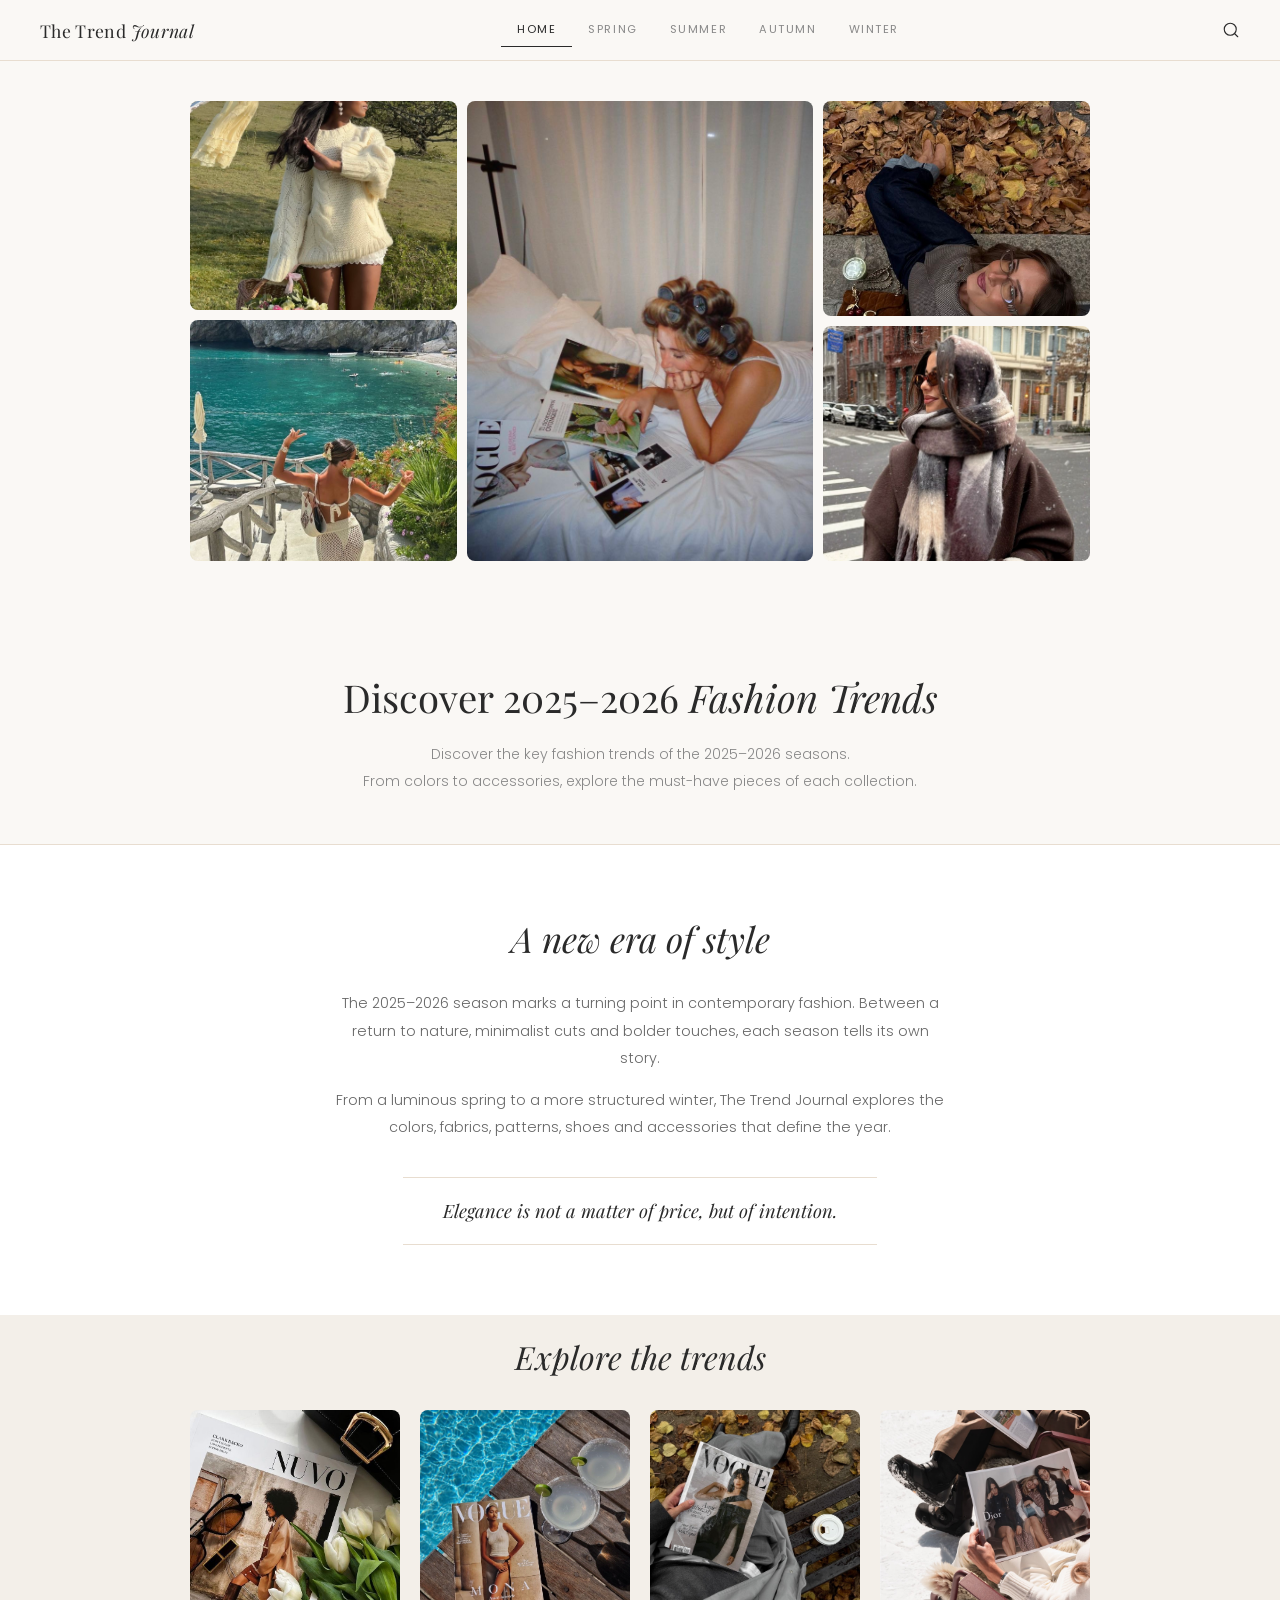
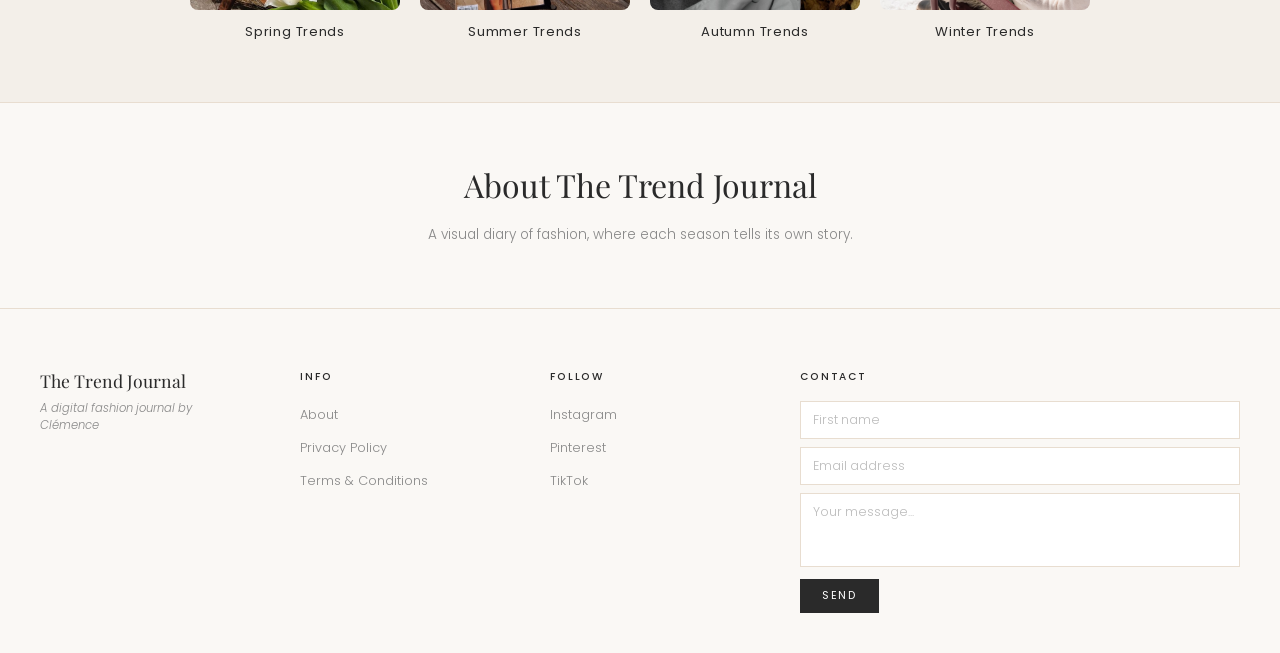
<file: index.html>
<!DOCTYPE html>
<html lang="en">
<head>
  <meta charset="UTF-8" />
  <meta name="viewport" content="width=device-width, initial-scale=1.0" />
  <title>The Trend Journal — 2025·2026</title>
  <link rel="stylesheet" href="style.css" />
  <link href="https://fonts.googleapis.com/css2?family=Playfair+Display:ital,wght@0,400;0,600;0,700;1,400;1,600&family=Poppins:wght@300;400;500&display=swap" rel="stylesheet" />
</head>
<body class="home-page">

  <!-- ========== HEADER ========== -->
  <header class="site-header">
    <div class="site-header-inner">
      <a href="index.html" class="site-logo">The Trend <em>Journal</em></a>
      <nav>
        <ul class="nav-links">
          <li><a href="index.html" class="active">Home</a></li>
          <li><a href="spring.html">Spring</a></li>
          <li><a href="summer.html">Summer</a></li>
          <li><a href="autumn.html">Autumn</a></li>
          <li><a href="winter.html">Winter</a></li>
        </ul>
      </nav>
      <span class="search-icon" aria-hidden="true">
        <svg width="18" height="18" viewBox="0 0 24 24" fill="none" stroke="currentColor" stroke-width="1.5" stroke-linecap="round" stroke-linejoin="round">
          <circle cx="11" cy="11" r="8"/><line x1="21" y1="21" x2="16.65" y2="16.65"/>
        </svg>
      </span>
    </div>
  </header>

  <main>

    <!-- ========== MOODBOARD ========== -->
    <section class="section-moodboard">
      <div class="moodboard-grid">
        <div class="col-side col-left">
          <div class="mb-item"><img src="images/style1.JPG" alt="Style 1" /></div>
          <div class="mb-item"><img src="images/style2.JPG" alt="Style 2" /></div>
        </div>
        <div class="col-center">
          <div class="mb-item mb-center"><img src="images/lookcentral.JPG" alt="Look central" /></div>
        </div>
        <div class="col-side col-right">
          <div class="mb-item"><img src="images/style3.JPG" alt="Style 3" /></div>
          <div class="mb-item"><img src="images/style4.JPG" alt="Style 4" /></div>
        </div>
      </div>
    </section>

    <!-- ========== INTRODUCTION ========== -->
    <section class="section-intro">
      <h2 class="intro-title">Discover 2025–2026 <em>Fashion Trends</em></h2>
      <p class="intro-text">
        Discover the key fashion trends of the 2025–2026 seasons.<br />
        From colors to accessories, explore the must-have pieces of each collection.
      </p>
    </section>

    <!-- ========== ÈRE DE STYLE ========== -->
    <section class="section-era">
      <h2 class="era-title">A new era of style</h2>
      <div class="era-body">
        <p>The 2025–2026 season marks a turning point in contemporary fashion. Between a return to nature, minimalist cuts and bolder touches, each season tells its own story.</p>
        <p>From a luminous spring to a more structured winter, The Trend Journal explores the colors, fabrics, patterns, shoes and accessories that define the year.</p>
      </div>
      <blockquote class="era-quote">
        Elegance is not a matter of price, but of intention.
      </blockquote>
    </section>

    <!-- ========== APERÇU SAISONS ========== -->
    <section class="section-seasons">
      <h2 class="seasons-title">Explore the trends</h2>
      <div class="seasons-grid">
        <a href="spring.html" class="season-card">
          <div class="season-img"><img src="images/spring.JPG" alt="Spring" /></div>
          <p class="season-label">Spring Trends</p>
        </a>
        <a href="summer.html" class="season-card">
          <div class="season-img"><img src="images/summer.JPG" alt="Summer" /></div>
          <p class="season-label">Summer Trends</p>
        </a>
        <a href="autumn.html" class="season-card">
          <div class="season-img"><img src="images/autumn.JPG" alt="Autumn" /></div>
          <p class="season-label">Autumn Trends</p>
        </a>
        <a href="winter.html" class="season-card">
          <div class="season-img"><img src="images/winter.JPG" alt="Winter" /></div>
          <p class="season-label">Winter Trends</p>
        </a>
      </div>
    </section>

    <!-- ========== ABOUT ========== -->
    <section class="section-about">
      <h2 class="about-title">About The Trend Journal</h2>
      <p class="about-text">A visual diary of fashion, where each season tells its own story.</p>
    </section>

  </main>

  <!-- ========== FOOTER ========== -->
  <footer class="site-footer">
    <div class="site-footer-inner">
      <div class="footer-logo-col">
        <p class="footer-brand">The Trend Journal</p>
        <p class="footer-tagline">A digital fashion journal by Clémence</p>
      </div>
      <div class="footer-cols">
        <div class="footer-col">
          <p class="footer-col-title">Info</p>
          <ul>
            <li><a href="#">About</a></li>
            <li><a href="#">Privacy Policy</a></li>
            <li><a href="#">Terms &amp; Conditions</a></li>
          </ul>
        </div>
        <div class="footer-col">
          <p class="footer-col-title">Follow</p>
          <ul>
            <li><a href="#" target="_blank">Instagram</a></li>
            <li><a href="#" target="_blank">Pinterest</a></li>
            <li><a href="#" target="_blank">TikTok</a></li>
          </ul>
        </div>
        <div class="footer-col footer-col--form">
          <p class="footer-col-title">Contact</p>
          <form class="footer-form" action="#" method="post">
            <input type="text" name="firstname" placeholder="First name" required />
            <input type="email" name="email" placeholder="Email address" required />
            <textarea name="message" placeholder="Your message..." rows="3" required></textarea>
            <button type="submit">Send</button>
          </form>
        </div>
      </div>
    </div>
  </footer>

</body>
</html>
</file>
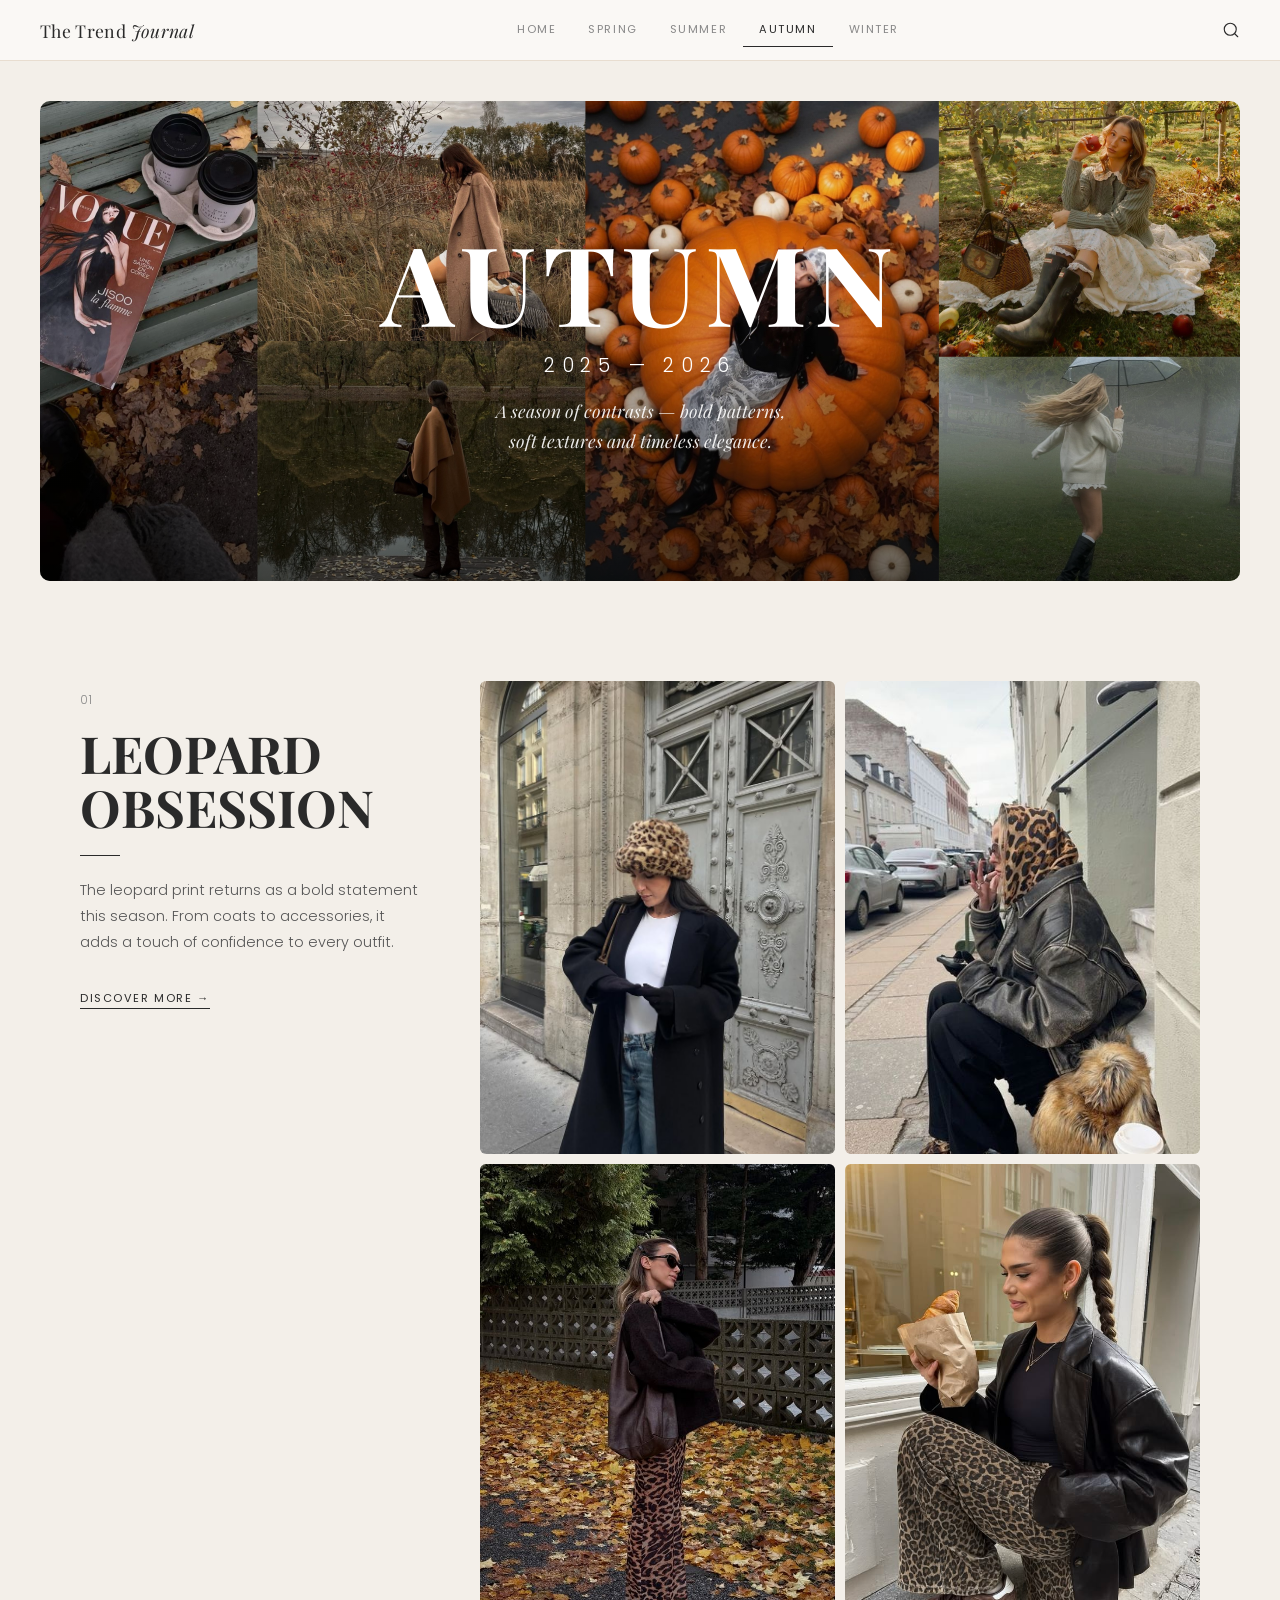
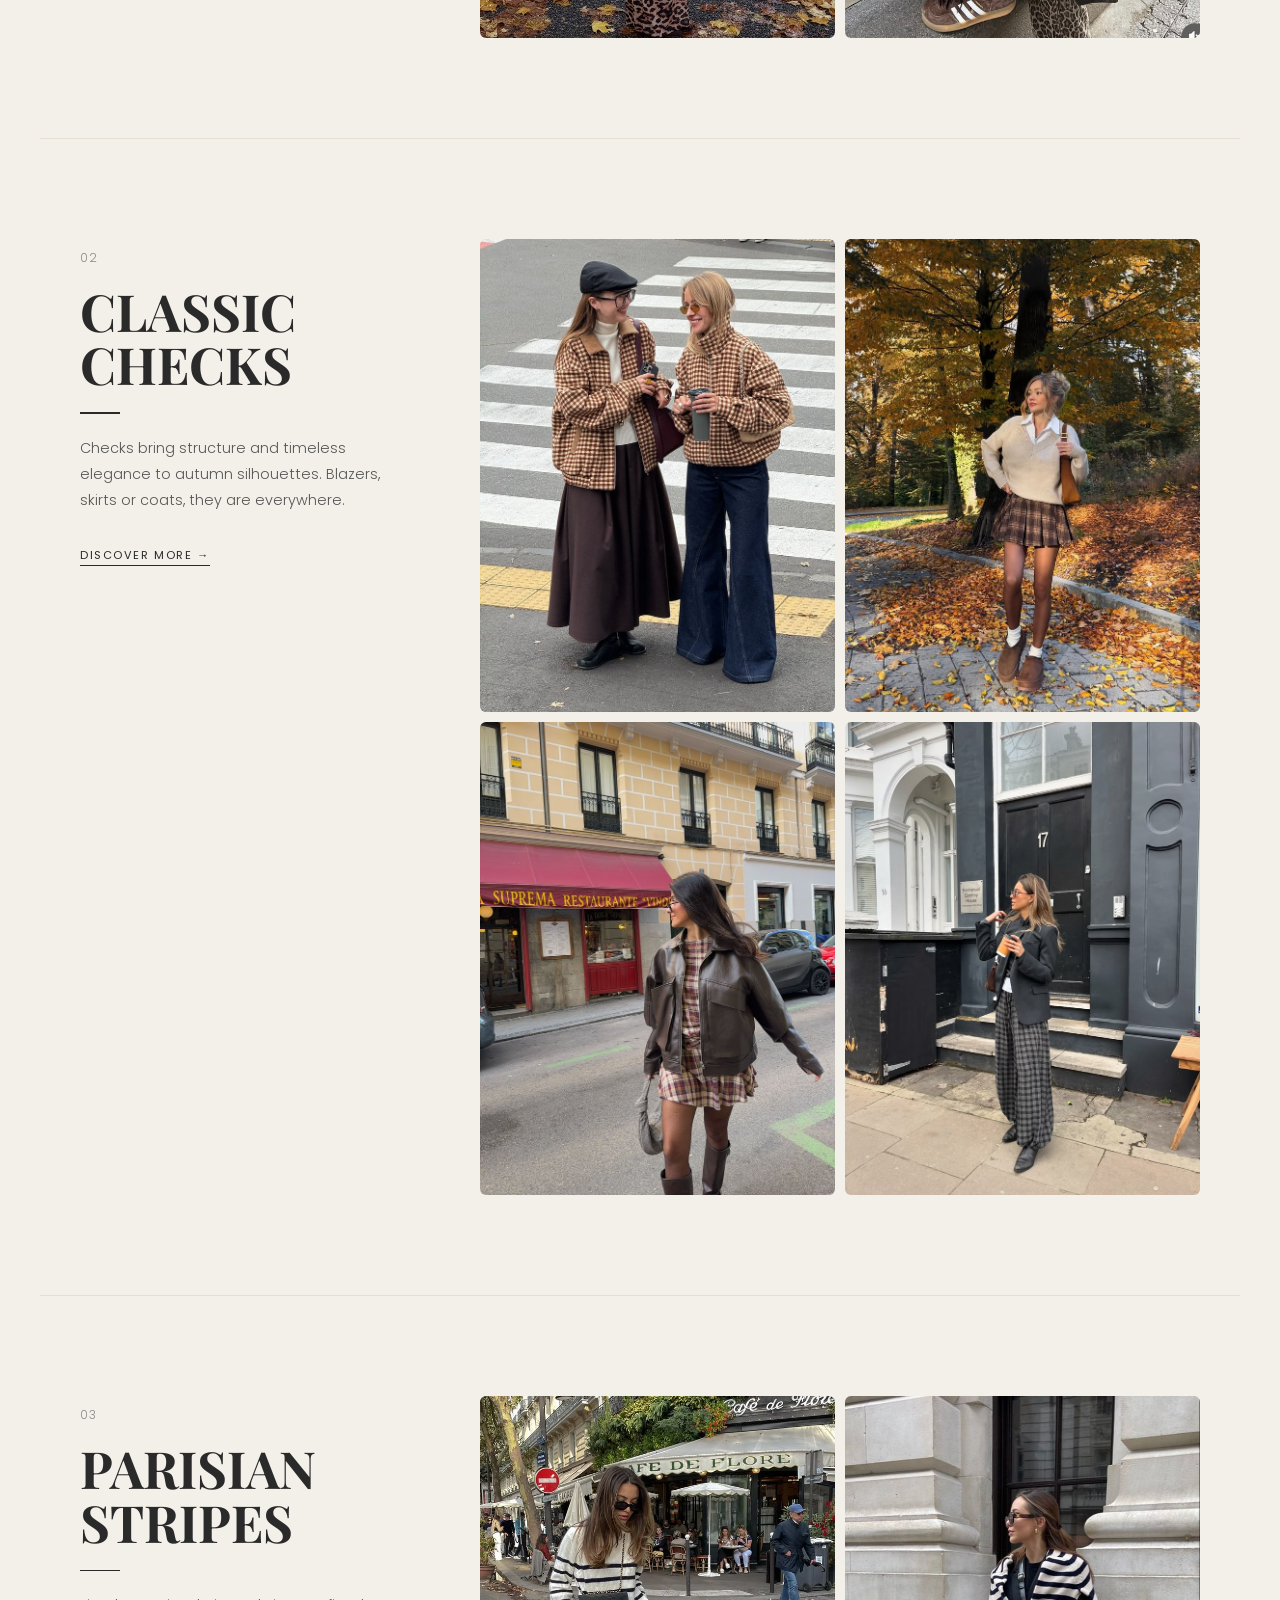
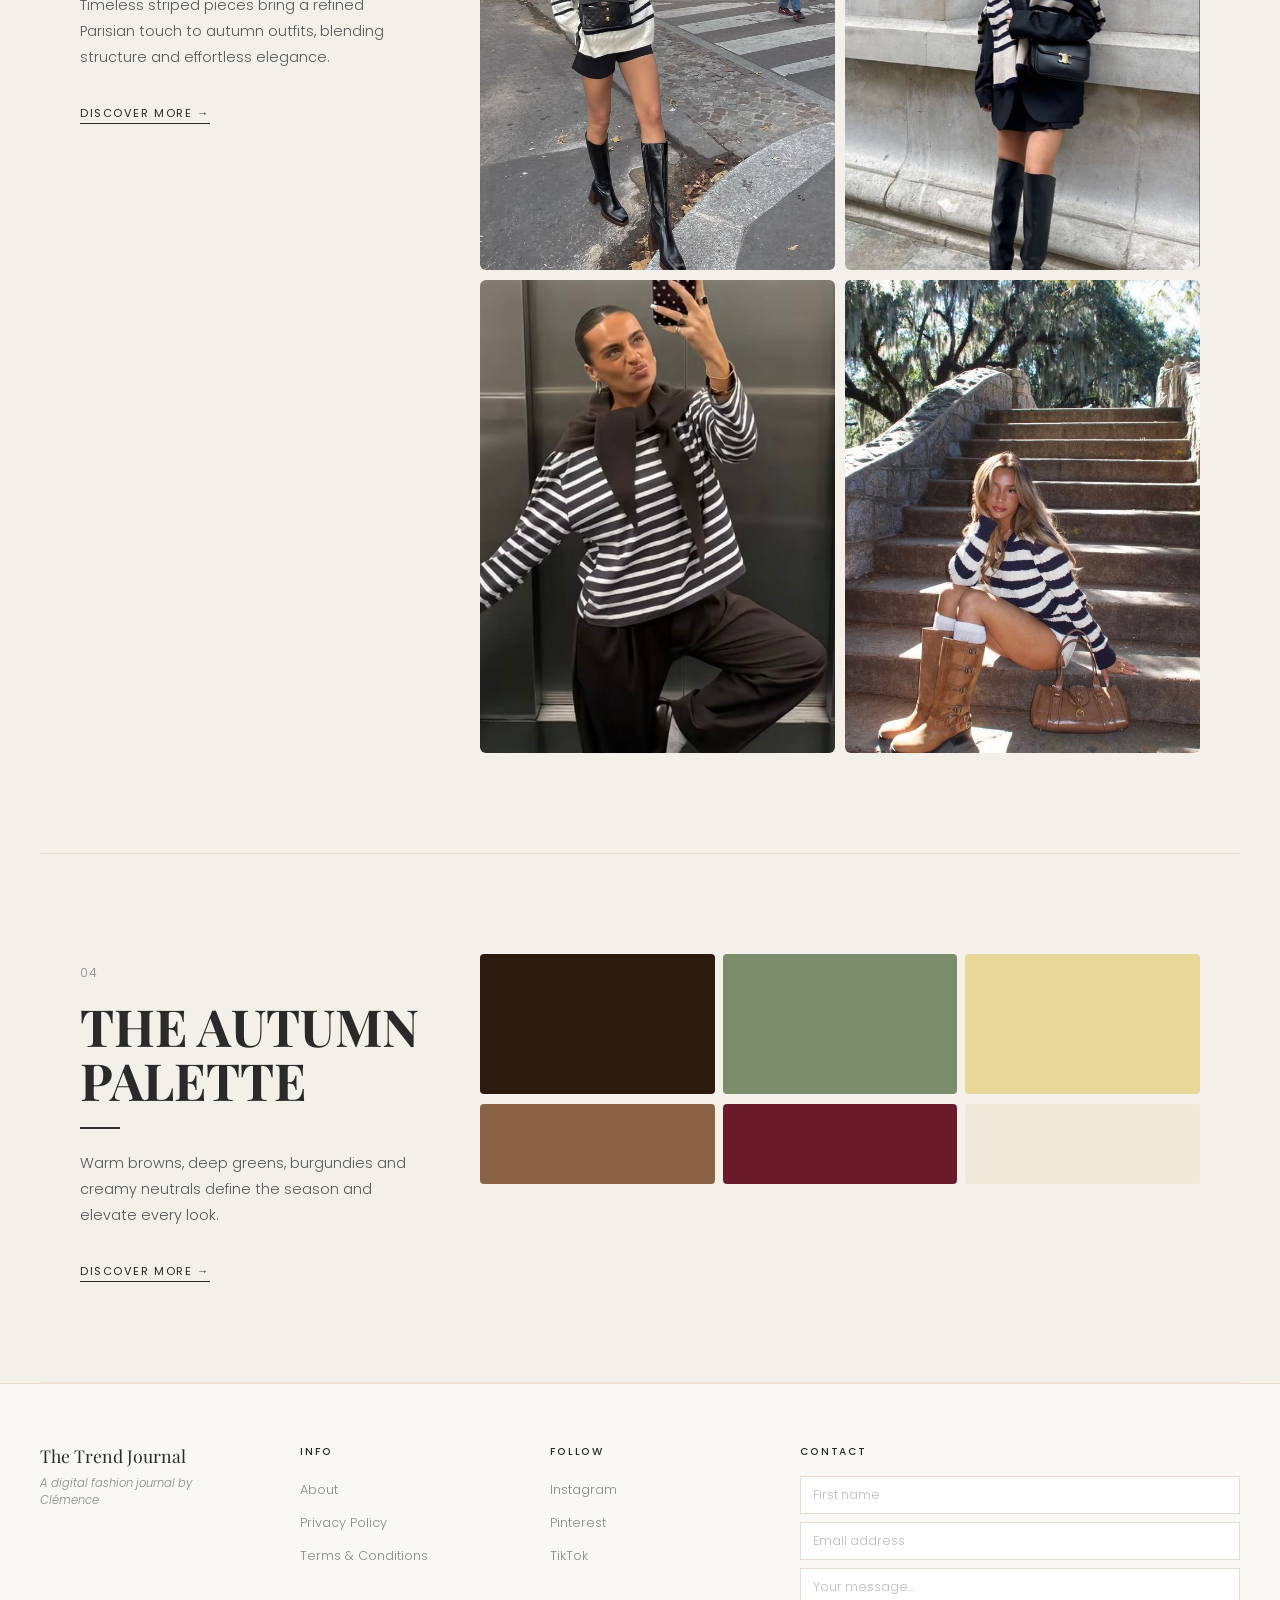
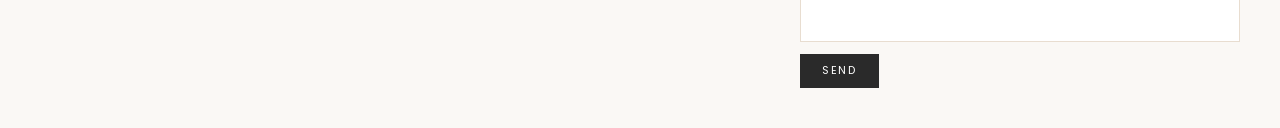
<file: autumn.html>
<!DOCTYPE html>
<html lang="en">
<head>
  <meta charset="UTF-8" />
  <meta name="viewport" content="width=device-width, initial-scale=1.0" />
  <title>Autumn — The Trend Journal</title>
  <link rel="stylesheet" href="style.css" />
  <link href="https://fonts.googleapis.com/css2?family=Playfair+Display:ital,wght@0,400;0,600;0,700;1,400;1,600&family=Poppins:wght@300;400;500&display=swap" rel="stylesheet" />
</head>
<body class="autumn-page">

  <!-- ========== HEADER ========== -->
  <header class="site-header">
    <div class="site-header-inner">
      <a href="index.html" class="site-logo">The Trend <em>Journal</em></a>
      <nav>
        <ul class="nav-links">
          <li><a href="index.html">Home</a></li>
          <li><a href="spring.html">Spring</a></li>
          <li><a href="summer.html">Summer</a></li>
          <li><a href="autumn.html" class="active">Autumn</a></li>
          <li><a href="winter.html">Winter</a></li>
        </ul>
      </nav>
      <span class="search-icon" aria-hidden="true">
        <svg width="18" height="18" viewBox="0 0 24 24" fill="none" stroke="currentColor" stroke-width="1.5" stroke-linecap="round" stroke-linejoin="round">
          <circle cx="11" cy="11" r="8"/><line x1="21" y1="21" x2="16.65" y2="16.65"/>
        </svg>
      </span>
    </div>
  </header>

  <main>

    <!-- ========== HERO ========== -->
    <section class="autumn-hero">
      <div class="autumn-hero-img">
        <img src="images/autumnmoodboard.png" alt="Autumn 2025–2026" />
        <div class="autumn-hero-overlay">
          <h1 class="autumn-hero-title">AUTUMN</h1>
          <p class="autumn-hero-year">2025 — 2026</p>
          <p class="autumn-hero-desc">A season of contrasts — bold patterns,<br/>soft textures and timeless elegance.</p>
        </div>
      </div>
    </section>

    <!-- ========== 01 : LEOPARD OBSESSION ========== -->
    <section class="trend-section">
      <div class="trend-layout">
        <div class="trend-text-col">
          <span class="trend-number">01</span>
          <h2 class="trend-title">Leopard<br/>Obsession</h2>
          <div class="trend-divider"></div>
          <p class="trend-desc">The leopard print returns as a bold statement this season. From coats to accessories, it adds a touch of confidence to every outfit.</p>
          <a href="#" class="trend-link">Discover more &rarr;</a>
        </div>
        <div class="trend-grid-col">
          <div class="trend-grid">
            <div class="tg-img"><img src="images/leopard1.jpg" alt="Leopard 1" /></div>
            <div class="tg-img"><img src="images/leopard2.jpg" alt="Leopard 2" /></div>
            <div class="tg-img"><img src="images/leopard3.jpg" alt="Leopard 3" /></div>
            <div class="tg-img"><img src="images/leopard4.jpg" alt="Leopard 4" /></div>
          </div>
        </div>
      </div>
    </section>

    <!-- ========== 02 : CLASSIC CHECKS ========== -->
    <section class="trend-section">
      <div class="trend-layout">
        <div class="trend-text-col">
          <span class="trend-number">02</span>
          <h2 class="trend-title">Classic<br/>Checks</h2>
          <div class="trend-divider"></div>
          <p class="trend-desc">Checks bring structure and timeless elegance to autumn silhouettes. Blazers, skirts or coats, they are everywhere.</p>
          <a href="#" class="trend-link">Discover more &rarr;</a>
        </div>
        <div class="trend-grid-col">
          <div class="trend-grid">
            <div class="tg-img"><img src="images/checks1.jpg" alt="Checks 1" /></div>
            <div class="tg-img"><img src="images/checks2.jpg" alt="Checks 2" /></div>
            <div class="tg-img"><img src="images/checks3.jpg" alt="Checks 3" /></div>
            <div class="tg-img"><img src="images/checks4.jpg" alt="Checks 4" /></div>
          </div>
        </div>
      </div>
    </section>

    <!-- ========== 03 : PARISIAN STRIPES ========== -->
    <section class="trend-section">
      <div class="trend-layout">
        <div class="trend-text-col">
          <span class="trend-number">03</span>
          <h2 class="trend-title">Parisian<br/>Stripes</h2>
          <div class="trend-divider"></div>
          <p class="trend-desc">Timeless striped pieces bring a refined Parisian touch to autumn outfits, blending structure and effortless elegance.</p>
          <a href="#" class="trend-link">Discover more &rarr;</a>
        </div>
        <div class="trend-grid-col">
          <div class="trend-grid">
            <div class="tg-img"><img src="images/stripes1.jpg" alt="Stripes 1" /></div>
            <div class="tg-img"><img src="images/stripes2.jpg" alt="Stripes 2" /></div>
            <div class="tg-img"><img src="images/stripes3.jpg" alt="Stripes 3" /></div>
            <div class="tg-img"><img src="images/stripes4.jpg" alt="Stripes 4" /></div>
          </div>
        </div>
      </div>
    </section>

    <!-- ========== 04 : THE AUTUMN PALETTE ========== -->
    <section class="trend-section">
      <div class="trend-layout">
        <div class="trend-text-col">
          <span class="trend-number">04</span>
          <h2 class="trend-title">The Autumn<br/>Palette</h2>
          <div class="trend-divider"></div>
          <p class="trend-desc">Warm browns, deep greens, burgundies and creamy neutrals define the season and elevate every look.</p>
          <a href="#" class="trend-link">Discover more &rarr;</a>
        </div>
        <div class="trend-grid-col">
          <div class="palette-row">
            <!-- 3 couleurs principales -->
            <div class="palette-swatches palette-main">
              <div class="palette-swatch" style="background:#2C1A0E;" title="Dark Brown"></div>
              <div class="palette-swatch" style="background:#7A8C6A;" title="Pistachio Green"></div>
              <div class="palette-swatch" style="background:#E8D89A;" title="Cream Yellow"></div>
            </div>
            <!-- 3 couleurs secondaires -->
            <div class="palette-swatches palette-secondary">
              <div class="palette-swatch" style="background:#8B6347;" title="Light Brown"></div>
              <div class="palette-swatch" style="background:#6B1A2A;" title="Burgundy"></div>
              <div class="palette-swatch" style="background:#F0E8D8;" title="Soft Beige"></div>
            </div>
          </div>
        </div>
      </div>
    </section>

  <!-- ========== FOOTER ========== -->
  <footer class="site-footer">
    <div class="site-footer-inner">
      <div class="footer-logo-col">
        <p class="footer-brand">The Trend Journal</p>
        <p class="footer-tagline">A digital fashion journal by Clémence</p>
      </div>
      <div class="footer-cols">
        <div class="footer-col">
          <p class="footer-col-title">Info</p>
          <ul>
            <li><a href="#">About</a></li>
            <li><a href="#">Privacy Policy</a></li>
            <li><a href="#">Terms &amp; Conditions</a></li>
          </ul>
        </div>
        <div class="footer-col">
          <p class="footer-col-title">Follow</p>
          <ul>
            <li><a href="#" target="_blank">Instagram</a></li>
            <li><a href="#" target="_blank">Pinterest</a></li>
            <li><a href="#" target="_blank">TikTok</a></li>
          </ul>
        </div>
        <div class="footer-col footer-col--form">
          <p class="footer-col-title">Contact</p>
          <form class="footer-form" action="#" method="post">
            <input type="text" name="firstname" placeholder="First name" required />
            <input type="email" name="email" placeholder="Email address" required />
            <textarea name="message" placeholder="Your message..." rows="3" required></textarea>
            <button type="submit">Send</button>
          </form>
        </div>
      </div>
    </div>
  </footer>

</body>
</html>
</file>
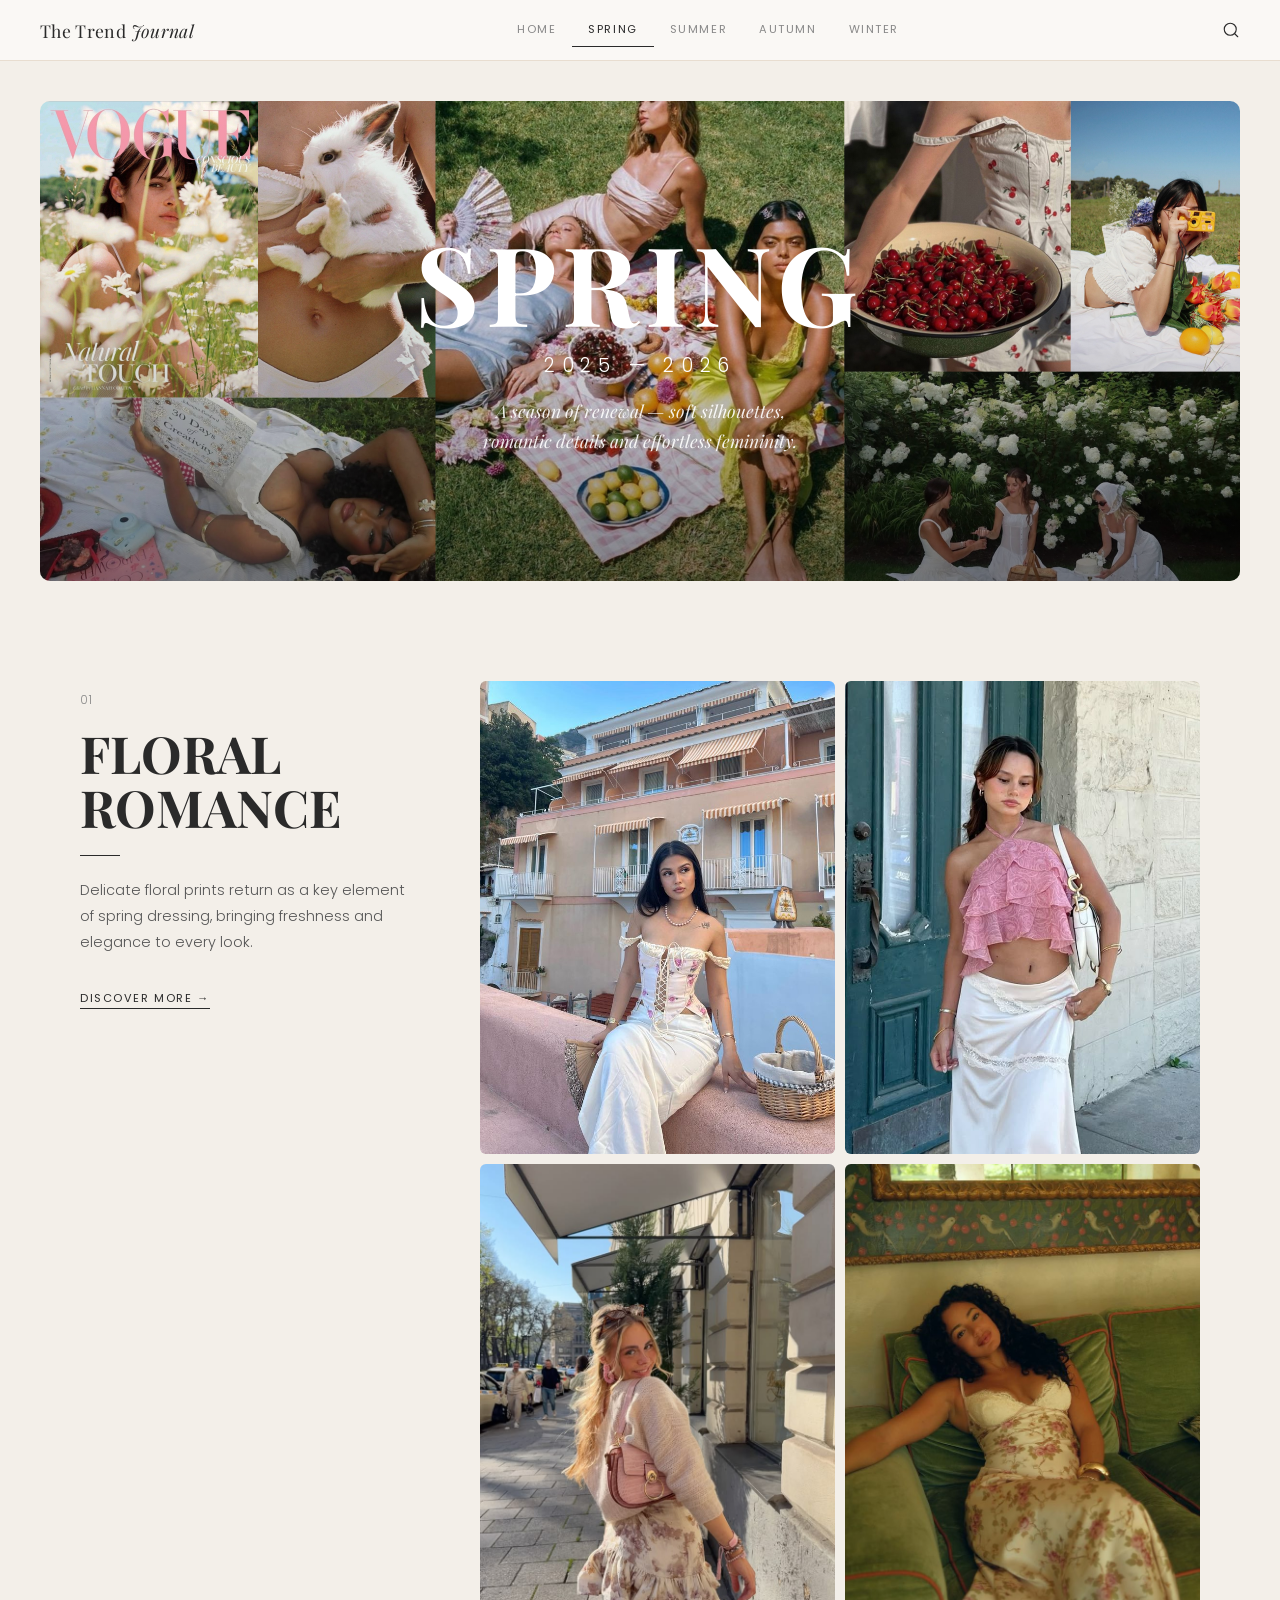
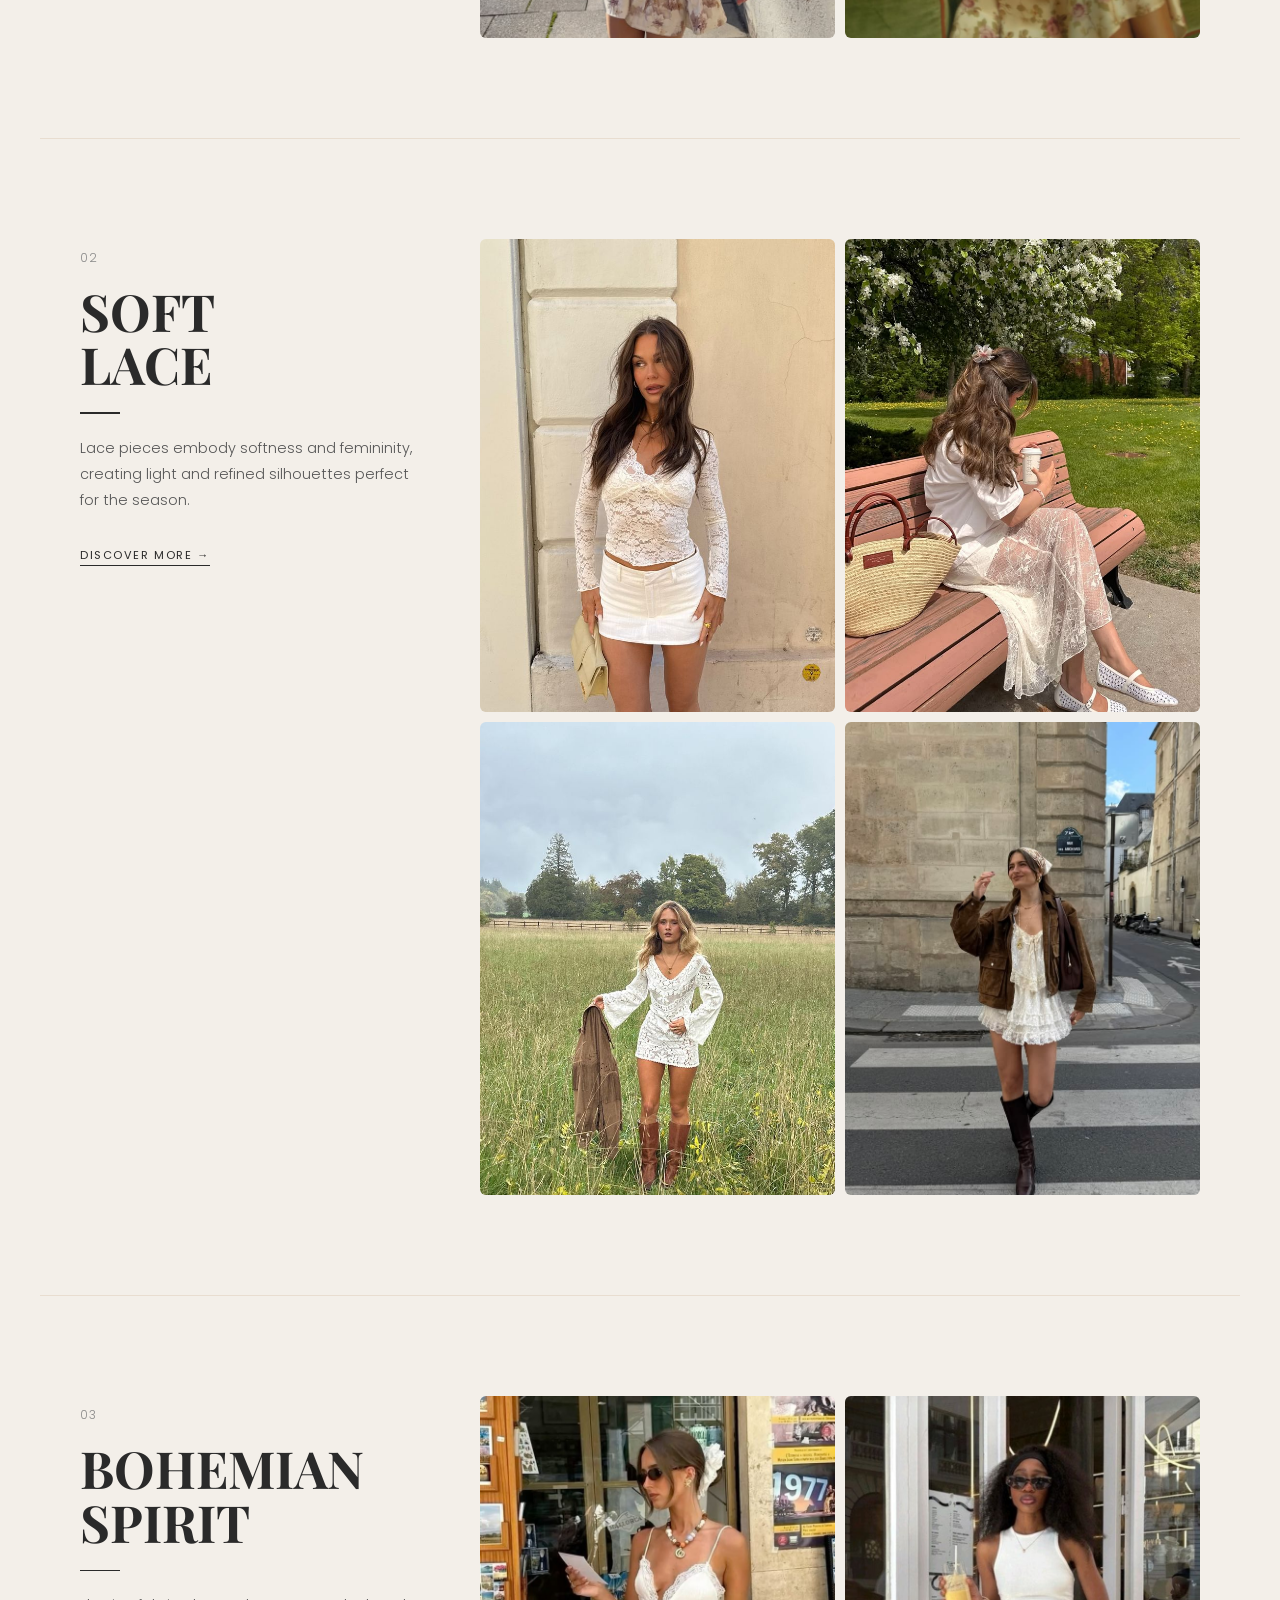
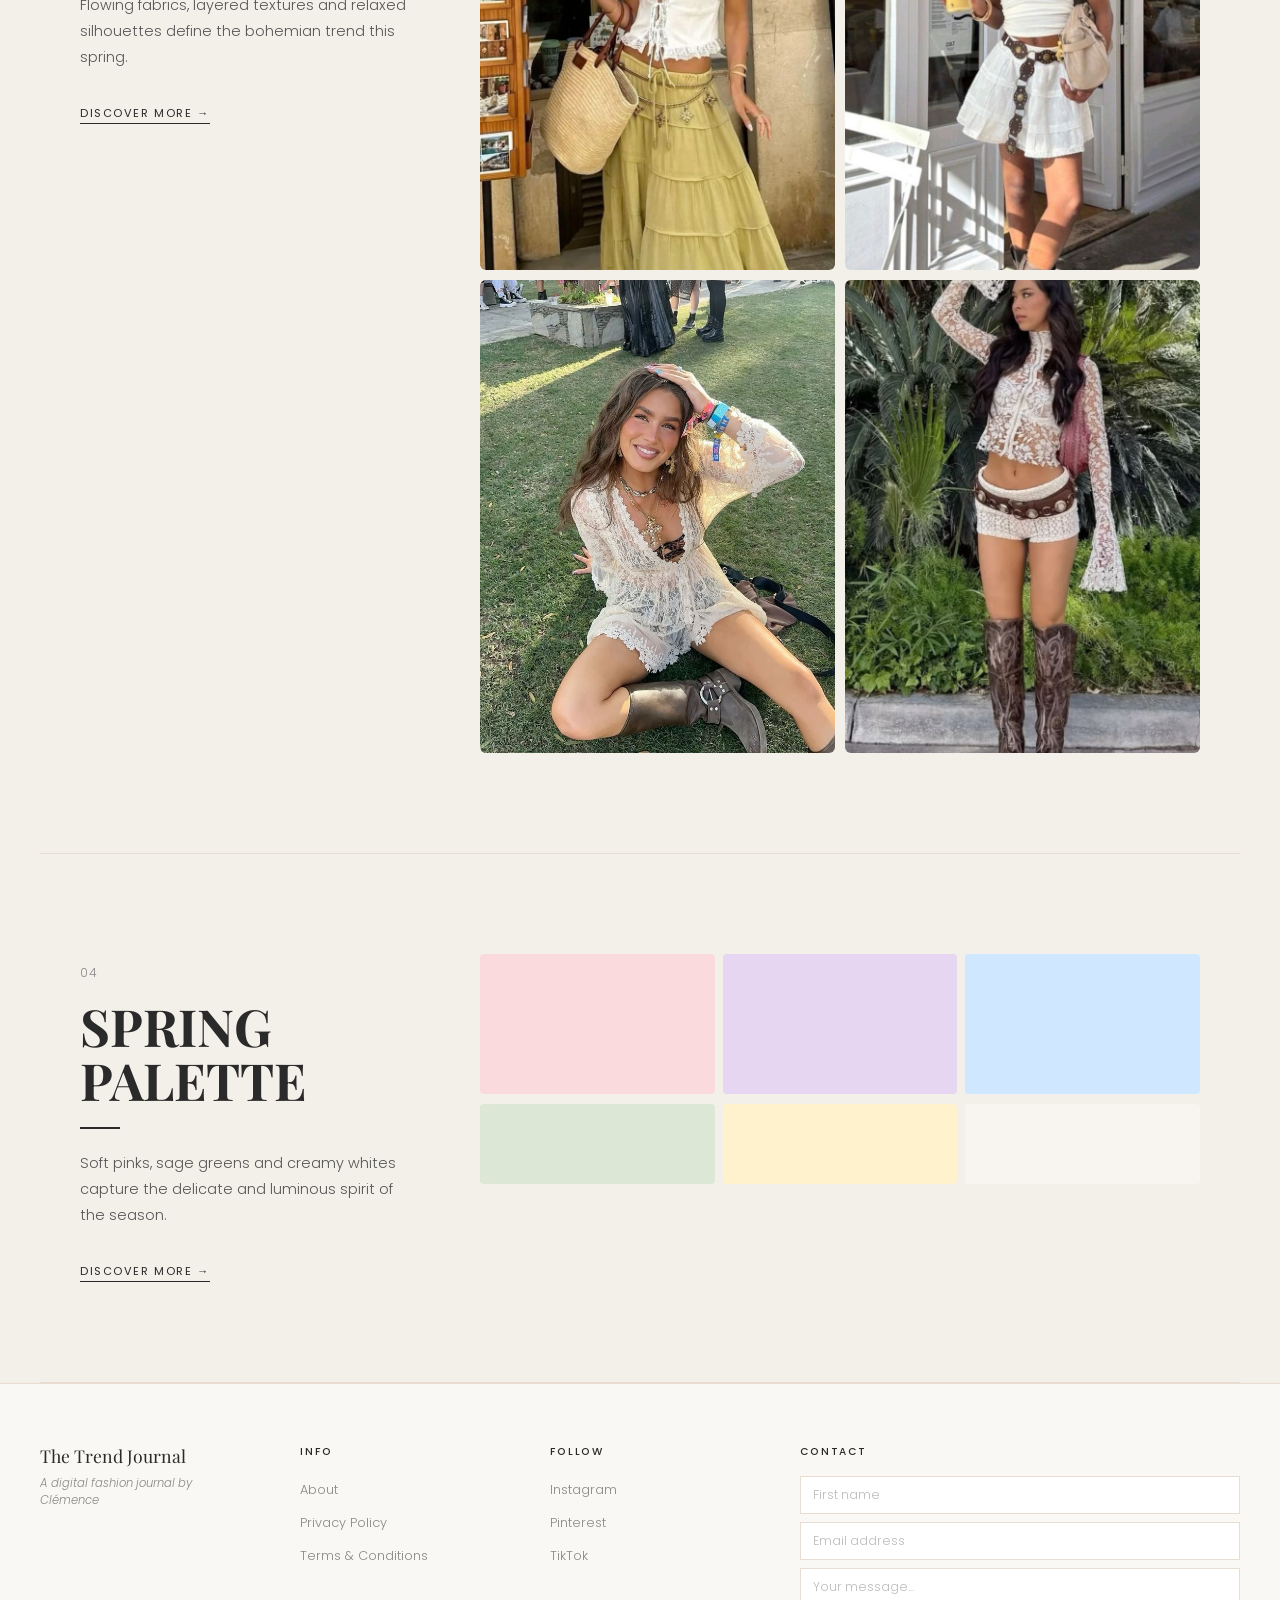
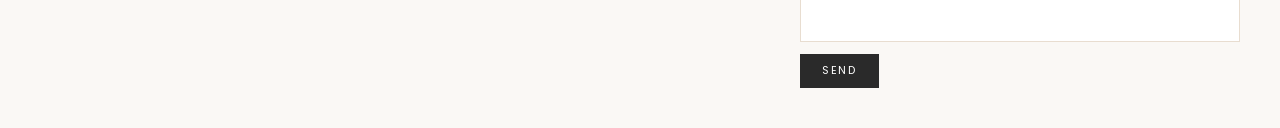
<file: spring.html>
<!DOCTYPE html>
<html lang="en">
<head>
  <meta charset="UTF-8" />
  <meta name="viewport" content="width=device-width, initial-scale=1.0" />
  <title>Spring — The Trend Journal</title>
  <link rel="stylesheet" href="style.css" />
  <link href="https://fonts.googleapis.com/css2?family=Playfair+Display:ital,wght@0,400;0,600;0,700;1,400;1,600&family=Poppins:wght@300;400;500&display=swap" rel="stylesheet" />
</head>
<body class="spring-page">

  <!-- ========== HEADER ========== -->
  <header class="site-header">
    <div class="site-header-inner">
      <a href="index.html" class="site-logo">The Trend <em>Journal</em></a>
      <nav>
        <ul class="nav-links">
          <li><a href="index.html">Home</a></li>
          <li><a href="spring.html" class="active">Spring</a></li>
          <li><a href="summer.html">Summer</a></li>
          <li><a href="autumn.html">Autumn</a></li>
          <li><a href="winter.html">Winter</a></li>
        </ul>
      </nav>
      <span class="search-icon" aria-hidden="true">
        <svg width="18" height="18" viewBox="0 0 24 24" fill="none" stroke="currentColor" stroke-width="1.5" stroke-linecap="round" stroke-linejoin="round">
          <circle cx="11" cy="11" r="8"/><line x1="21" y1="21" x2="16.65" y2="16.65"/>
        </svg>
      </span>
    </div>
  </header>

  <main>

    <!-- ========== HERO ========== -->
    <section class="spring-hero">
      <div class="spring-hero-img">
        <img src="images/springmoodboard.PNG" alt="Spring 2025–2026" />
        <div class="spring-hero-overlay">
          <h1 class="spring-hero-title">SPRING</h1>
          <p class="spring-hero-year">2025 — 2026</p>
          <p class="spring-hero-desc">A season of renewal — soft silhouettes,<br/>romantic details and effortless femininity.</p>
        </div>
      </div>
    </section>

    <!-- ========== 01 : FLORAL ROMANCE ========== -->
    <section class="trend-section">
      <div class="trend-layout">
        <div class="trend-text-col">
          <span class="trend-number">01</span>
          <h2 class="trend-title">Floral<br/>Romance</h2>
          <div class="trend-divider"></div>
          <p class="trend-desc">Delicate floral prints return as a key element of spring dressing, bringing freshness and elegance to every look.</p>
          <a href="#" class="trend-link">Discover more &rarr;</a>
        </div>
        <div class="trend-grid-col">
          <div class="trend-grid">
            <div class="tg-img"><img src="images/spring1.jpg" alt="Floral 1" /></div>
            <div class="tg-img"><img src="images/spring2.jpg" alt="Floral 2" /></div>
            <div class="tg-img"><img src="images/spring3.jpg" alt="Floral 3" /></div>
            <div class="tg-img"><img src="images/spring4.jpg" alt="Floral 4" /></div>
          </div>
        </div>
      </div>
    </section>

    <!-- ========== 02 : SOFT LACE ========== -->
    <section class="trend-section">
      <div class="trend-layout">
        <div class="trend-text-col">
          <span class="trend-number">02</span>
          <h2 class="trend-title">Soft<br/>Lace</h2>
          <div class="trend-divider"></div>
          <p class="trend-desc">Lace pieces embody softness and femininity, creating light and refined silhouettes perfect for the season.</p>
          <a href="#" class="trend-link">Discover more &rarr;</a>
        </div>
        <div class="trend-grid-col">
          <div class="trend-grid">
            <div class="tg-img"><img src="images/lace1.jpg" alt="Lace 1" /></div>
            <div class="tg-img"><img src="images/lace2.jpg" alt="Lace 2" /></div>
            <div class="tg-img"><img src="images/lace3.jpg" alt="Lace 3" /></div>
            <div class="tg-img"><img src="images/lace4.jpg" alt="Lace 4" /></div>
          </div>
        </div>
      </div>
    </section>

    <!-- ========== 03 : BOHEMIAN SPIRIT ========== -->
    <section class="trend-section">
      <div class="trend-layout">
        <div class="trend-text-col">
          <span class="trend-number">03</span>
          <h2 class="trend-title">Bohemian<br/>Spirit</h2>
          <div class="trend-divider"></div>
          <p class="trend-desc">Flowing fabrics, layered textures and relaxed silhouettes define the bohemian trend this spring.</p>
          <a href="#" class="trend-link">Discover more &rarr;</a>
        </div>
        <div class="trend-grid-col">
          <div class="trend-grid">
            <div class="tg-img"><img src="images/boho1.jpg" alt="Boho 1" /></div>
            <div class="tg-img"><img src="images/boho2.jpg" alt="Boho 2" /></div>
            <div class="tg-img"><img src="images/boho3.jpg" alt="Boho 3" /></div>
            <div class="tg-img"><img src="images/boho4.jpg" alt="Boho 4" /></div>
          </div>
        </div>
      </div>
    </section>

    <!-- ========== 04 : SPRING PALETTE ========== -->
    <section class="trend-section">
      <div class="trend-layout">
        <div class="trend-text-col">
          <span class="trend-number">04</span>
          <h2 class="trend-title">Spring<br/>Palette</h2>
          <div class="trend-divider"></div>
          <p class="trend-desc">Soft pinks, sage greens and creamy whites capture the delicate and luminous spirit of the season.</p>
          <a href="#" class="trend-link">Discover more &rarr;</a>
        </div>
        <div class="trend-grid-col">
          <div class="palette-row">
            <div class="palette-swatches palette-main">
              <div class="palette-swatch" style="background:#FADADD;" title="Baby Pink"></div>
              <div class="palette-swatch" style="background:#E6D6F2;" title="Soft Lilac"></div>
              <div class="palette-swatch" style="background:#CFE8FF;" title="Baby Blue"></div>
            </div>
            <div class="palette-swatches palette-secondary">
              <div class="palette-swatch" style="background:#DCE8D5;" title="Light Sage Green"></div>
              <div class="palette-swatch" style="background:#FFF2CC;" title="Butter Yellow"></div>
              <div class="palette-swatch" style="background:#F8F5F0;" title="Cream White"></div>
            </div>
          </div>
        </div>
      </div>
    </section>


  <!-- ========== FOOTER ========== -->
  <footer class="site-footer">
    <div class="site-footer-inner">
      <div class="footer-logo-col">
        <p class="footer-brand">The Trend Journal</p>
        <p class="footer-tagline">A digital fashion journal by Clémence</p>
      </div>
      <div class="footer-cols">
        <div class="footer-col">
          <p class="footer-col-title">Info</p>
          <ul>
            <li><a href="#">About</a></li>
            <li><a href="#">Privacy Policy</a></li>
            <li><a href="#">Terms &amp; Conditions</a></li>
          </ul>
        </div>
        <div class="footer-col">
          <p class="footer-col-title">Follow</p>
          <ul>
            <li><a href="#" target="_blank">Instagram</a></li>
            <li><a href="#" target="_blank">Pinterest</a></li>
            <li><a href="#" target="_blank">TikTok</a></li>
          </ul>
        </div>
        <div class="footer-col footer-col--form">
          <p class="footer-col-title">Contact</p>
          <form class="footer-form" action="#" method="post">
            <input type="text" name="firstname" placeholder="First name" required />
            <input type="email" name="email" placeholder="Email address" required />
            <textarea name="message" placeholder="Your message..." rows="3" required></textarea>
            <button type="submit">Send</button>
          </form>
        </div>
      </div>
    </div>
  </footer>

</body>
</html>
</file>
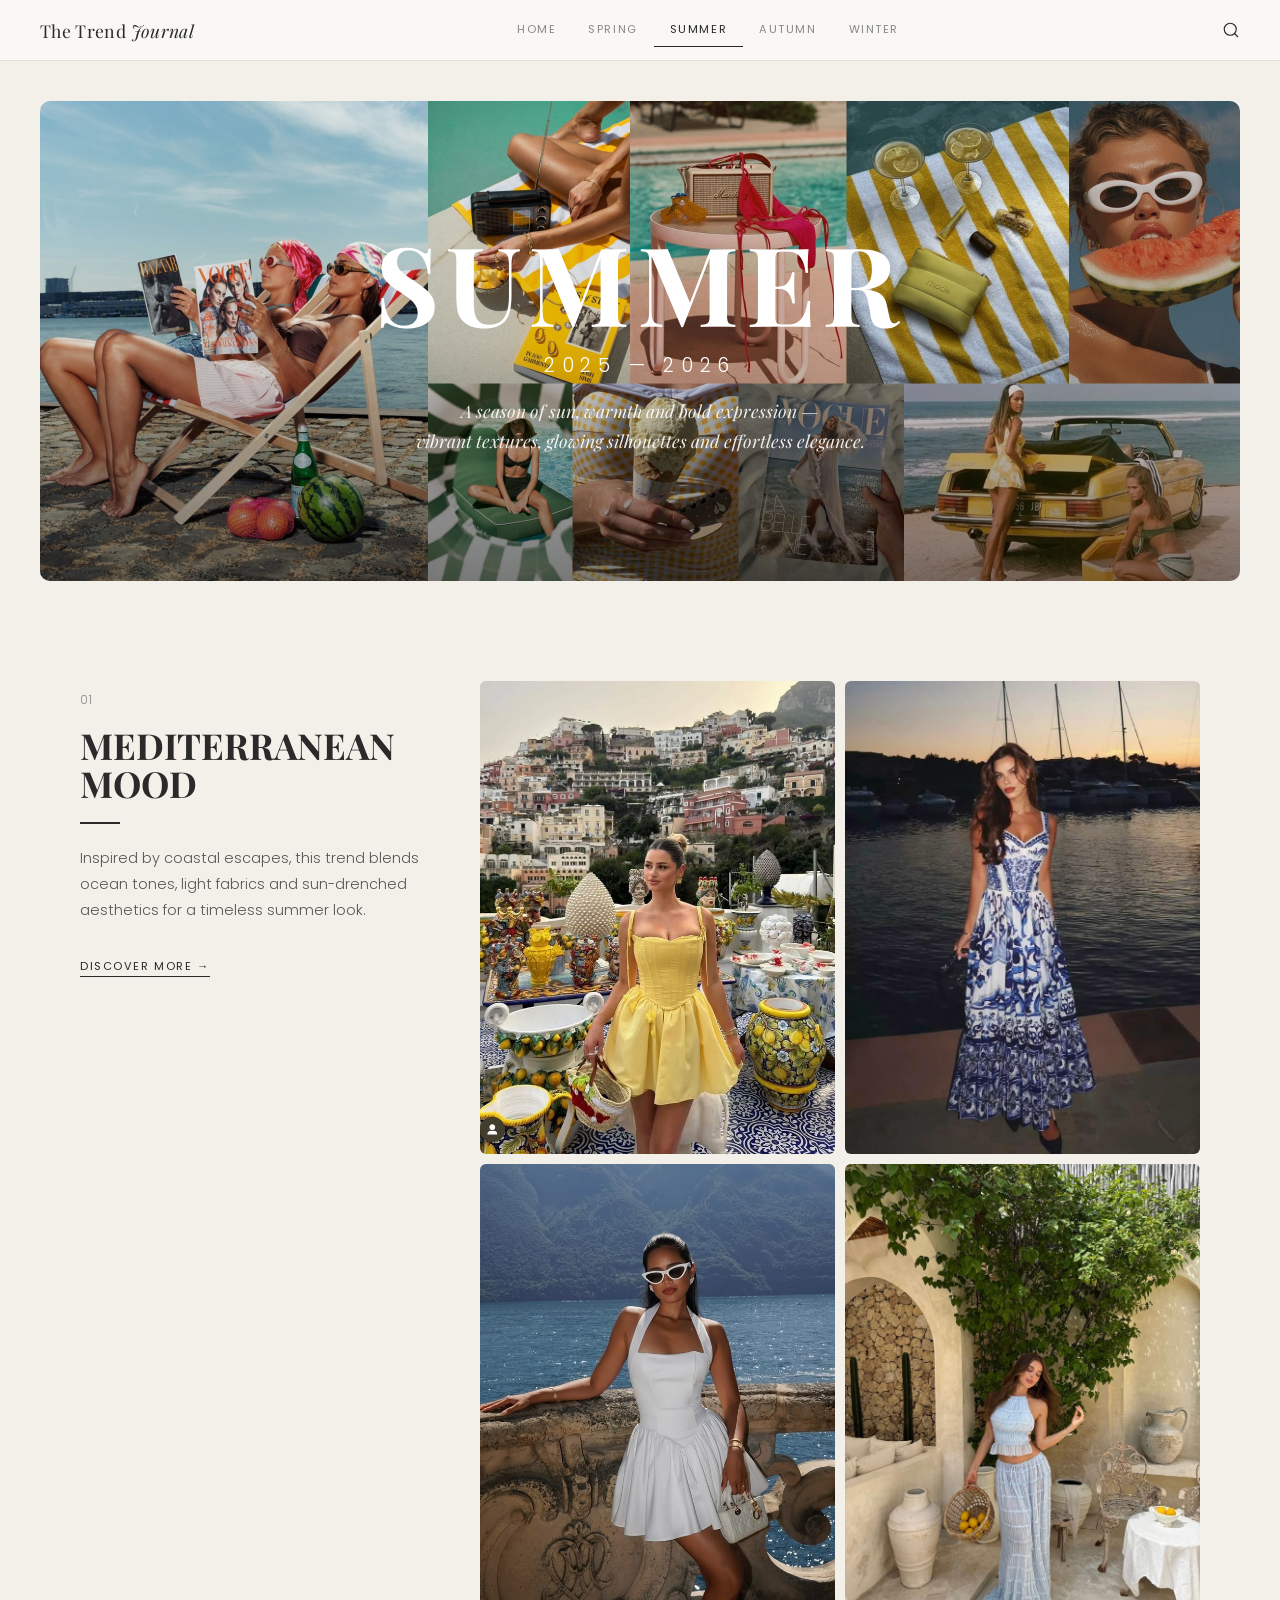
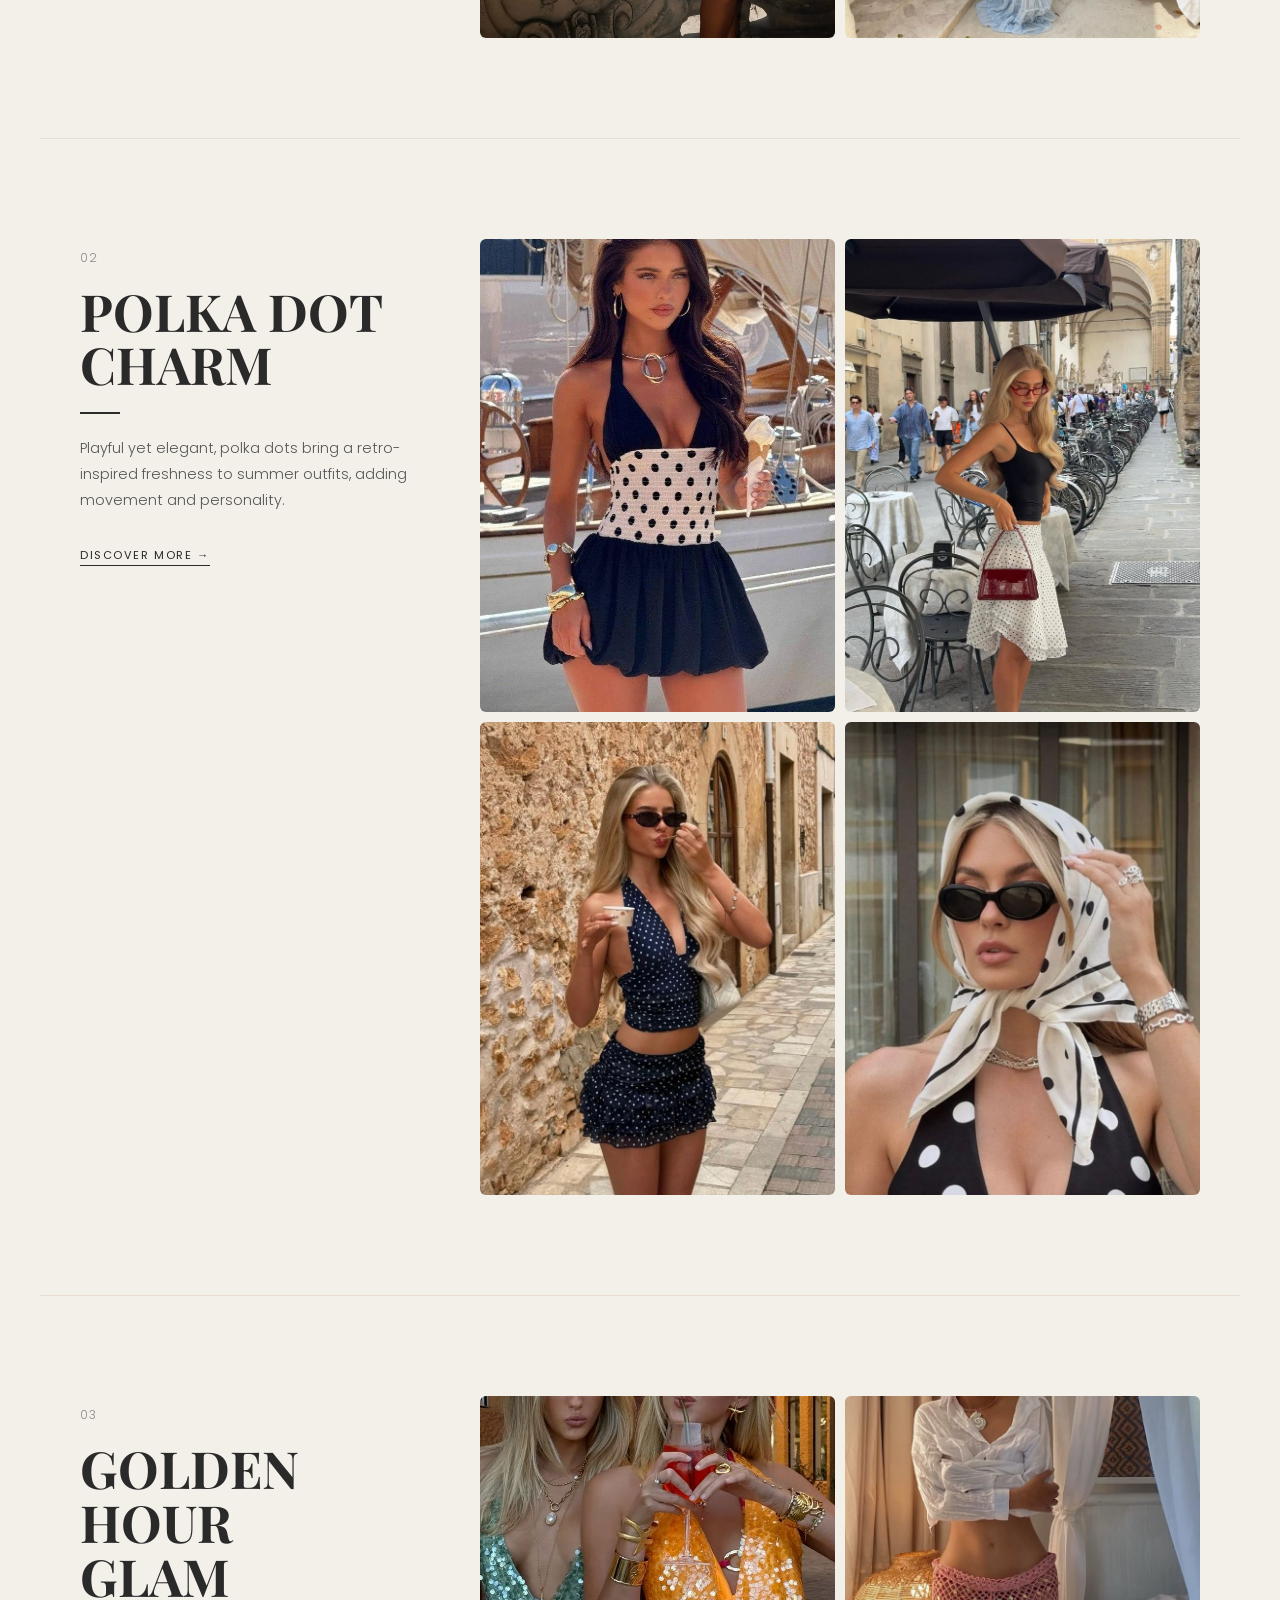
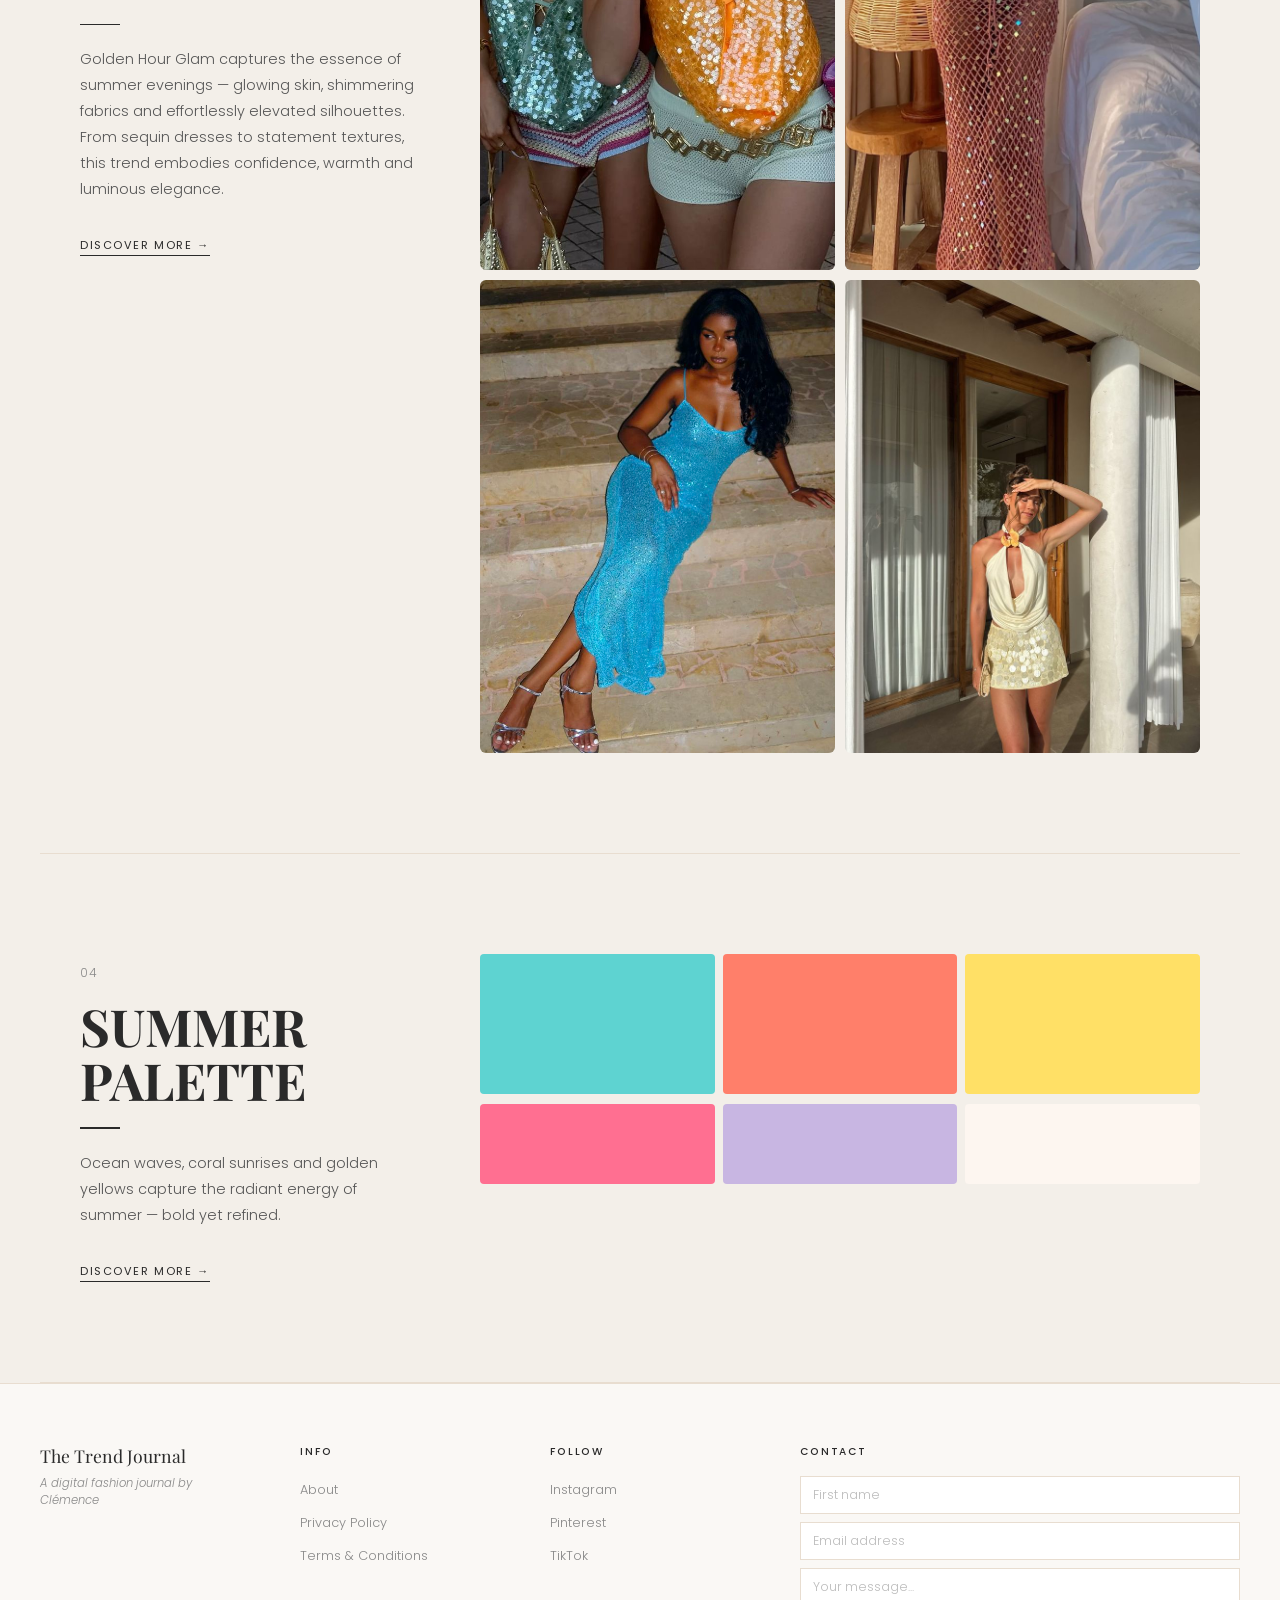
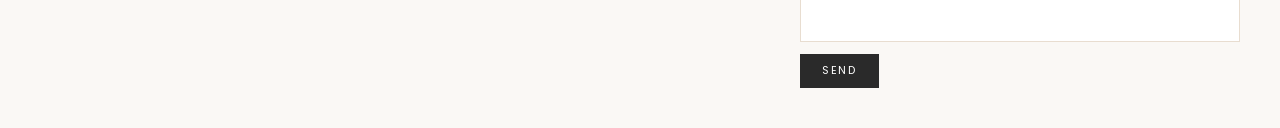
<file: summer.html>
<!DOCTYPE html>
<html lang="en">
<head>
  <meta charset="UTF-8" />
  <meta name="viewport" content="width=device-width, initial-scale=1.0" />
  <title>Summer — The Trend Journal</title>
  <link rel="stylesheet" href="style.css" />
  <link href="https://fonts.googleapis.com/css2?family=Playfair+Display:ital,wght@0,400;0,600;0,700;1,400;1,600&family=Poppins:wght@300;400;500&display=swap" rel="stylesheet" />
</head>
<body class="summer-page">

  <!-- ========== HEADER ========== -->
  <header class="site-header">
    <div class="site-header-inner">
      <a href="index.html" class="site-logo">The Trend <em>Journal</em></a>
      <nav>
        <ul class="nav-links">
          <li><a href="index.html">Home</a></li>
          <li><a href="spring.html">Spring</a></li>
          <li><a href="summer.html" class="active">Summer</a></li>
          <li><a href="autumn.html">Autumn</a></li>
          <li><a href="winter.html">Winter</a></li>
        </ul>
      </nav>
      <span class="search-icon" aria-hidden="true">
        <svg width="18" height="18" viewBox="0 0 24 24" fill="none" stroke="currentColor" stroke-width="1.5" stroke-linecap="round" stroke-linejoin="round">
          <circle cx="11" cy="11" r="8"/><line x1="21" y1="21" x2="16.65" y2="16.65"/>
        </svg>
      </span>
    </div>
  </header>

  <main>

    <!-- ========== HERO ========== -->
    <section class="summer-hero">
      <div class="summer-hero-img">
        <img src="images/summermoodboard.png" alt="Summer 2025–2026" />
        <div class="summer-hero-overlay">
          <h1 class="summer-hero-title">SUMMER</h1>
          <p class="summer-hero-year">2025 — 2026</p>
          <p class="summer-hero-desc">A season of sun, warmth and bold expression —<br/>vibrant textures, glowing silhouettes and effortless elegance.</p>
        </div>
      </div>
    </section>

    <!-- ========== 01 : MEDITERRANEAN MOOD ========== -->
    <section class="trend-section">
      <div class="trend-layout">
        <div class="trend-text-col">
          <span class="trend-number">01</span>
          <h2 class="trend-title trend-title--long">Mediterranean<br/>Mood</h2>
          <div class="trend-divider"></div>
          <p class="trend-desc">Inspired by coastal escapes, this trend blends ocean tones, light fabrics and sun-drenched aesthetics for a timeless summer look.</p>
          <a href="#" class="trend-link">Discover more &rarr;</a>
        </div>
        <div class="trend-grid-col">
          <div class="trend-grid">
            <div class="tg-img"><img src="images/summer1.jpg" alt="Mediterranean 1" /></div>
            <div class="tg-img"><img src="images/summer2.jpg" alt="Mediterranean 2" /></div>
            <div class="tg-img"><img src="images/summer3.jpg" alt="Mediterranean 3" /></div>
            <div class="tg-img"><img src="images/summer4.jpg" alt="Mediterranean 4" /></div>
          </div>
        </div>
      </div>
    </section>

    <!-- ========== 02 : POLKA DOT CHARM ========== -->
    <section class="trend-section">
      <div class="trend-layout">
        <div class="trend-text-col">
          <span class="trend-number">02</span>
          <h2 class="trend-title">Polka Dot<br/>Charm</h2>
          <div class="trend-divider"></div>
          <p class="trend-desc">Playful yet elegant, polka dots bring a retro-inspired freshness to summer outfits, adding movement and personality.</p>
          <a href="#" class="trend-link">Discover more &rarr;</a>
        </div>
        <div class="trend-grid-col">
          <div class="trend-grid">
            <div class="tg-img"><img src="images/polka1.jpg" alt="Polka 1" /></div>
            <div class="tg-img"><img src="images/polka2.jpg" alt="Polka 2" /></div>
            <div class="tg-img"><img src="images/polka3.jpg" alt="Polka 3" /></div>
            <div class="tg-img"><img src="images/polka4.jpg" alt="Polka 4" /></div>
          </div>
        </div>
      </div>
    </section>

    <!-- ========== 03 : GOLDEN HOUR GLAM ========== -->
    <section class="trend-section">
      <div class="trend-layout">
        <div class="trend-text-col">
          <span class="trend-number">03</span>
          <h2 class="trend-title">Golden Hour<br/>Glam</h2>
          <div class="trend-divider"></div>
          <p class="trend-desc">Golden Hour Glam captures the essence of summer evenings — glowing skin, shimmering fabrics and effortlessly elevated silhouettes. From sequin dresses to statement textures, this trend embodies confidence, warmth and luminous elegance.</p>
          <a href="#" class="trend-link">Discover more &rarr;</a>
        </div>
        <div class="trend-grid-col">
          <div class="trend-grid">
            <div class="tg-img"><img src="images/glam1.jpg" alt="Glam 1" /></div>
            <div class="tg-img"><img src="images/glam2.jpg" alt="Glam 2" /></div>
            <div class="tg-img"><img src="images/glam3.jpg" alt="Glam 3" /></div>
            <div class="tg-img"><img src="images/glam4.jpg" alt="Glam 4" /></div>
          </div>
        </div>
      </div>
    </section>

    <!-- ========== 04 : SUMMER PALETTE ========== -->
    <section class="trend-section">
      <div class="trend-layout">
        <div class="trend-text-col">
          <span class="trend-number">04</span>
          <h2 class="trend-title">Summer<br/>Palette</h2>
          <div class="trend-divider"></div>
          <p class="trend-desc">Ocean waves, coral sunrises and golden yellows capture the radiant energy of summer — bold yet refined.</p>
          <a href="#" class="trend-link">Discover more &rarr;</a>
        </div>
        <div class="trend-grid-col">
          <div class="palette-row">
            <div class="palette-swatches palette-main">
              <div class="palette-swatch" style="background:#5ED3D1;" title="Ocean Wave"></div>
              <div class="palette-swatch" style="background:#FF7F6A;" title="Sunrise Coral"></div>
              <div class="palette-swatch" style="background:#FFE066;" title="Sun Kissed Yellow"></div>
            </div>
            <div class="palette-swatches palette-secondary">
              <div class="palette-swatch" style="background:#FF6F91;" title="Watermelon Glow"></div>
              <div class="palette-swatch" style="background:#C8B6E2;" title="Soft Lavender"></div>
              <div class="palette-swatch" style="background:#FDF6F0;" title="Ivory Glow"></div>
            </div>
          </div>
        </div>
      </div>
    </section>

  <!-- ========== FOOTER ========== -->
  <footer class="site-footer">
    <div class="site-footer-inner">
      <div class="footer-logo-col">
        <p class="footer-brand">The Trend Journal</p>
        <p class="footer-tagline">A digital fashion journal by Clémence</p>
      </div>
      <div class="footer-cols">
        <div class="footer-col">
          <p class="footer-col-title">Info</p>
          <ul>
            <li><a href="#">About</a></li>
            <li><a href="#">Privacy Policy</a></li>
            <li><a href="#">Terms &amp; Conditions</a></li>
          </ul>
        </div>
        <div class="footer-col">
          <p class="footer-col-title">Follow</p>
          <ul>
            <li><a href="#" target="_blank">Instagram</a></li>
            <li><a href="#" target="_blank">Pinterest</a></li>
            <li><a href="#" target="_blank">TikTok</a></li>
          </ul>
        </div>
        <div class="footer-col footer-col--form">
          <p class="footer-col-title">Contact</p>
          <form class="footer-form" action="#" method="post">
            <input type="text" name="firstname" placeholder="First name" required />
            <input type="email" name="email" placeholder="Email address" required />
            <textarea name="message" placeholder="Your message..." rows="3" required></textarea>
            <button type="submit">Send</button>
          </form>
        </div>
      </div>
    </div>
  </footer>

</body>
</html>
</file>
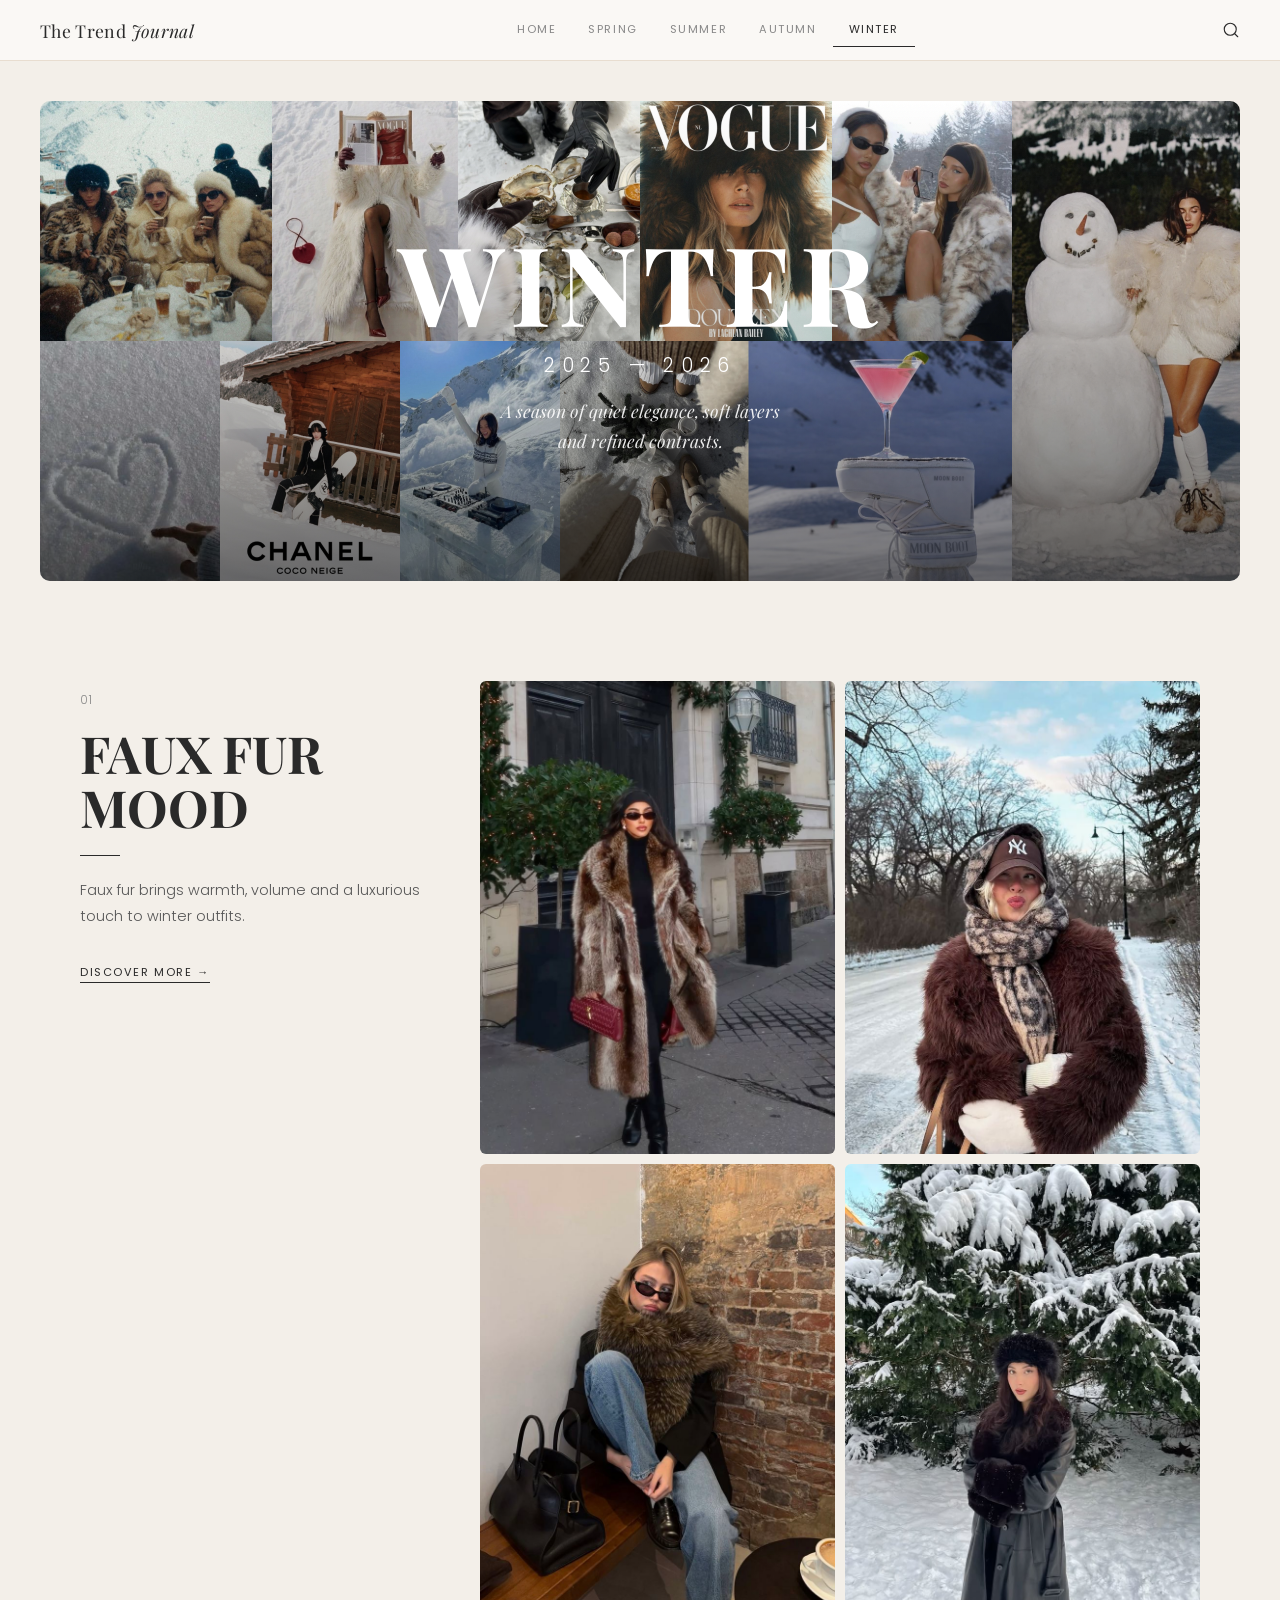
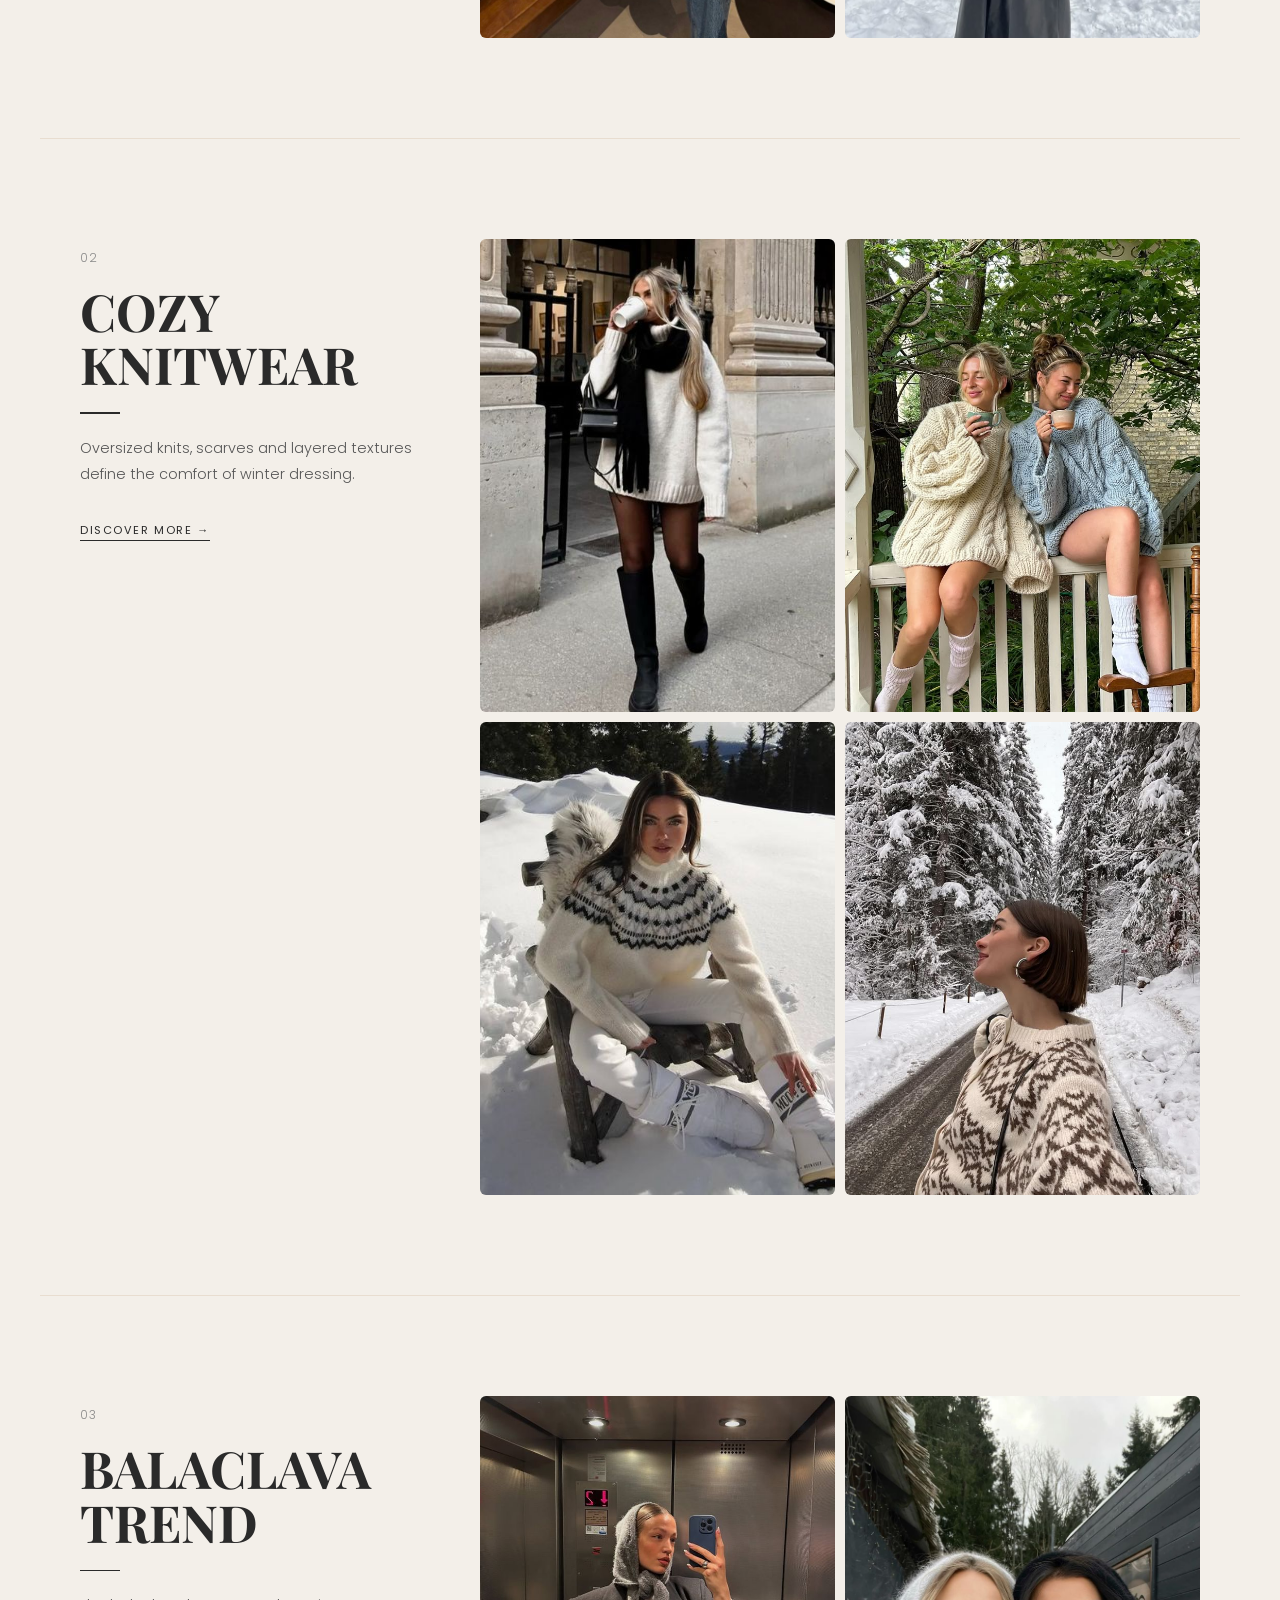
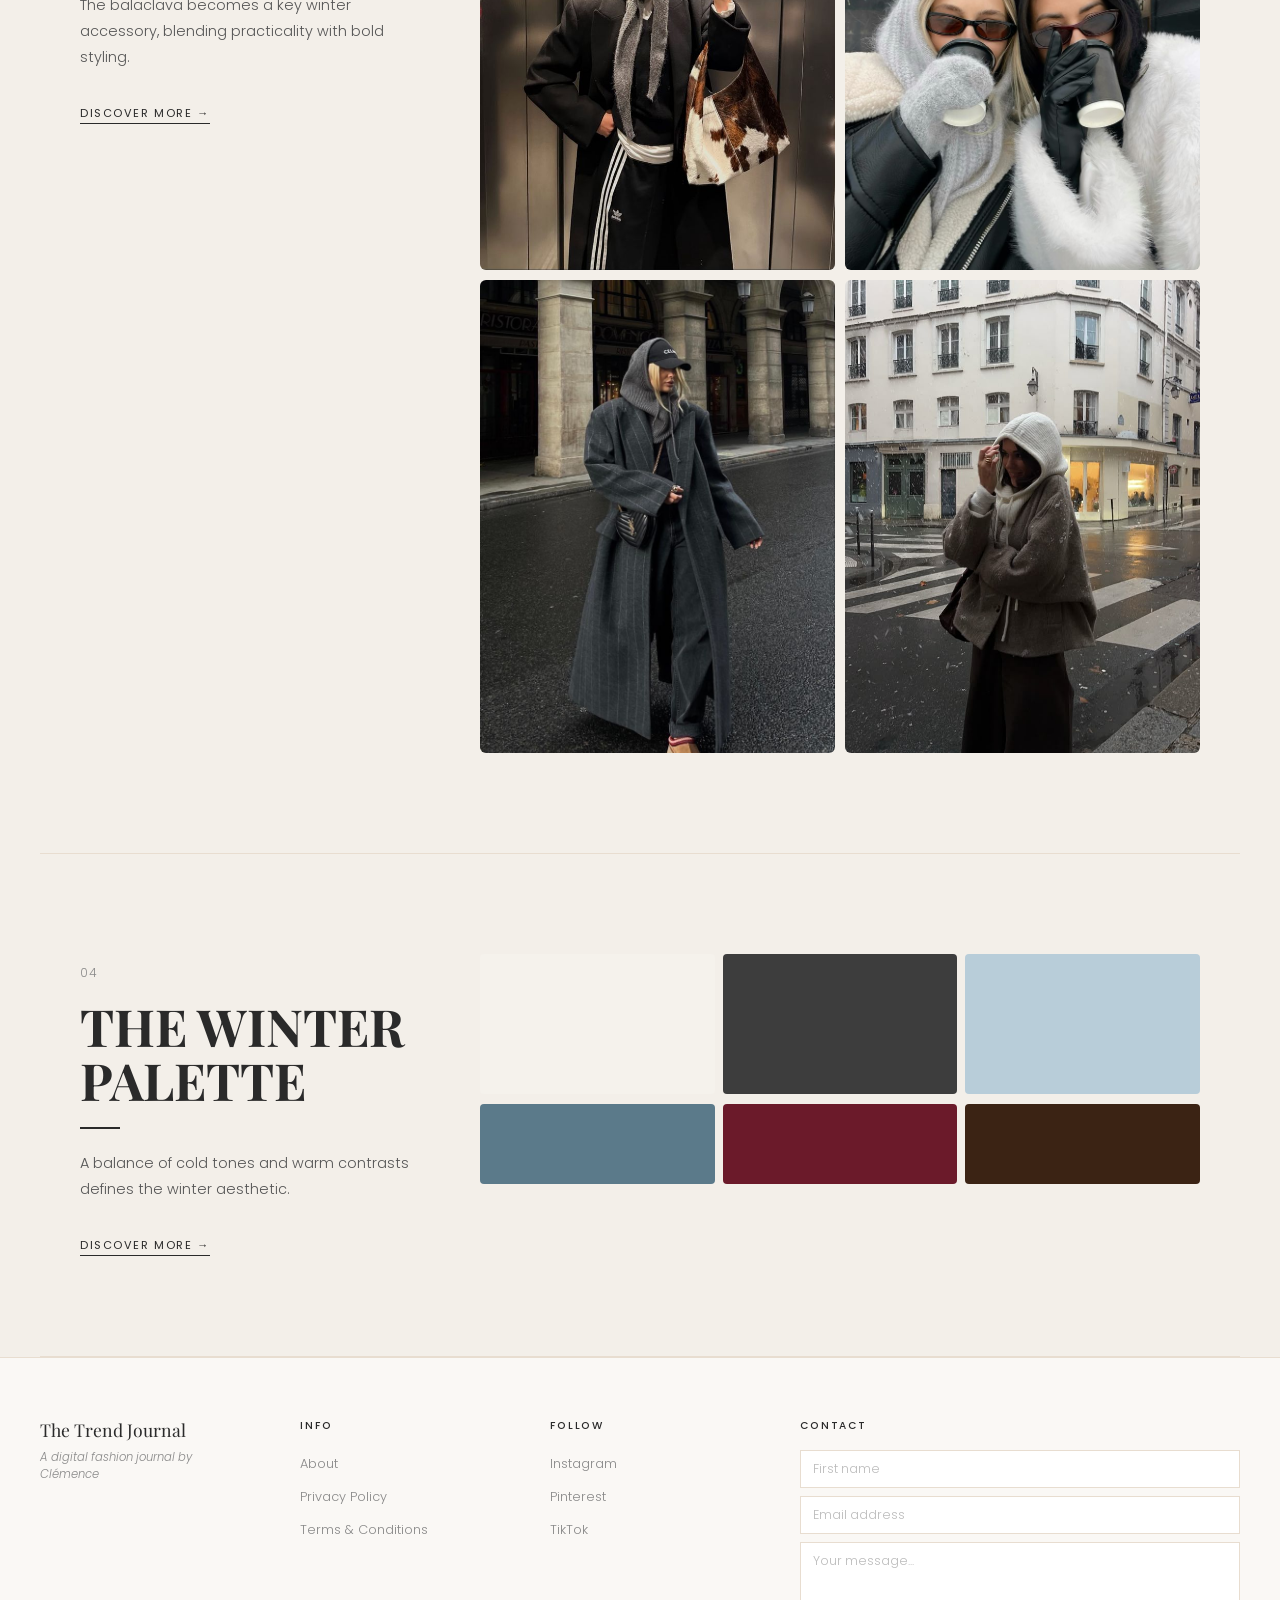
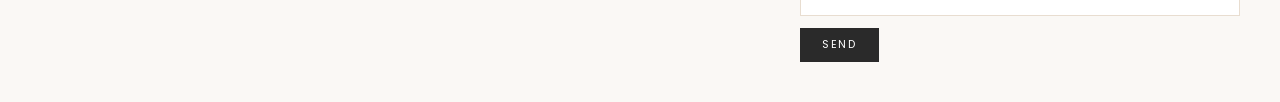
<file: winter.html>
<!DOCTYPE html>
<html lang="en">
<head>
  <meta charset="UTF-8" />
  <meta name="viewport" content="width=device-width, initial-scale=1.0" />
  <title>Winter — The Trend Journal</title>
  <link rel="stylesheet" href="style.css" />
  <link href="https://fonts.googleapis.com/css2?family=Playfair+Display:ital,wght@0,400;0,600;0,700;1,400;1,600&family=Poppins:wght@300;400;500&display=swap" rel="stylesheet" />
</head>
<body class="winter-page">

  <!-- ========== HEADER ========== -->
  <header class="site-header">
    <div class="site-header-inner">
      <a href="index.html" class="site-logo">The Trend <em>Journal</em></a>
      <nav>
        <ul class="nav-links">
          <li><a href="index.html">Home</a></li>
          <li><a href="spring.html">Spring</a></li>
          <li><a href="summer.html">Summer</a></li>
          <li><a href="autumn.html">Autumn</a></li>
          <li><a href="winter.html" class="active">Winter</a></li>
        </ul>
      </nav>
      <span class="search-icon" aria-hidden="true">
        <svg width="18" height="18" viewBox="0 0 24 24" fill="none" stroke="currentColor" stroke-width="1.5" stroke-linecap="round" stroke-linejoin="round">
          <circle cx="11" cy="11" r="8"/><line x1="21" y1="21" x2="16.65" y2="16.65"/>
        </svg>
      </span>
    </div>
  </header>

  <main>

    <!-- ========== HERO ========== -->
    <section class="winter-hero">
      <div class="winter-hero-img">
        <img src="images/wintermoodboard.png" alt="Winter 2025–2026" />
        <div class="winter-hero-overlay">
          <h1 class="winter-hero-title">WINTER</h1>
          <p class="winter-hero-year">2025 — 2026</p>
          <p class="winter-hero-desc">A season of quiet elegance, soft layers<br/>and refined contrasts.</p>
        </div>
      </div>
    </section>

    <!-- ========== 01 : FAUX FUR MOOD ========== -->
    <section class="trend-section">
      <div class="trend-layout">
        <div class="trend-text-col">
          <span class="trend-number">01</span>
          <h2 class="trend-title">Faux Fur<br/>Mood</h2>
          <div class="trend-divider"></div>
          <p class="trend-desc">Faux fur brings warmth, volume and a luxurious touch to winter outfits.</p>
          <a href="#" class="trend-link">Discover more &rarr;</a>
        </div>
        <div class="trend-grid-col">
          <div class="trend-grid">
            <div class="tg-img"><img src="images/fur1.jpg" alt="Faux Fur 1" /></div>
            <div class="tg-img"><img src="images/fur2.jpg" alt="Faux Fur 2" /></div>
            <div class="tg-img"><img src="images/fur3.jpg" alt="Faux Fur 3" /></div>
            <div class="tg-img"><img src="images/fur4.jpg" alt="Faux Fur 4" /></div>
          </div>
        </div>
      </div>
    </section>

    <!-- ========== 02 : COZY KNITWEAR ========== -->
    <section class="trend-section">
      <div class="trend-layout">
        <div class="trend-text-col">
          <span class="trend-number">02</span>
          <h2 class="trend-title">Cozy<br/>Knitwear</h2>
          <div class="trend-divider"></div>
          <p class="trend-desc">Oversized knits, scarves and layered textures define the comfort of winter dressing.</p>
          <a href="#" class="trend-link">Discover more &rarr;</a>
        </div>
        <div class="trend-grid-col">
          <div class="trend-grid">
            <div class="tg-img"><img src="images/winter1.jpg" alt="Knitwear 1" /></div>
            <div class="tg-img"><img src="images/winter2.jpg" alt="Knitwear 2" /></div>
            <div class="tg-img"><img src="images/winter3.jpg" alt="Knitwear 3" /></div>
            <div class="tg-img"><img src="images/winter4.jpg" alt="Knitwear 4" /></div>
          </div>
        </div>
      </div>
    </section>

    <!-- ========== 03 : BALACLAVA TREND ========== -->
    <section class="trend-section">
      <div class="trend-layout">
        <div class="trend-text-col">
          <span class="trend-number">03</span>
          <h2 class="trend-title">Balaclava<br/>Trend</h2>
          <div class="trend-divider"></div>
          <p class="trend-desc">The balaclava becomes a key winter accessory, blending practicality with bold styling.</p>
          <a href="#" class="trend-link">Discover more &rarr;</a>
        </div>
        <div class="trend-grid-col">
          <div class="trend-grid">
            <div class="tg-img"><img src="images/bala1.jpg" alt="Balaclava 1" /></div>
            <div class="tg-img"><img src="images/bala2.jpg" alt="Balaclava 2" /></div>
            <div class="tg-img"><img src="images/bala3.jpg" alt="Balaclava 3" /></div>
            <div class="tg-img"><img src="images/bala4.jpg" alt="Balaclava 4" /></div>
          </div>
        </div>
      </div>
    </section>

    <!-- ========== 04 : THE WINTER PALETTE ========== -->
    <section class="trend-section">
      <div class="trend-layout">
        <div class="trend-text-col">
          <span class="trend-number">04</span>
          <h2 class="trend-title">The Winter<br/>Palette</h2>
          <div class="trend-divider"></div>
          <p class="trend-desc">A balance of cold tones and warm contrasts defines the winter aesthetic.</p>
          <a href="#" class="trend-link">Discover more &rarr;</a>
        </div>
        <div class="trend-grid-col">
          <div class="palette-row">
            <!-- 3 couleurs principales -->
            <div class="palette-swatches palette-main">
              <div class="palette-swatch" style="background:#F5F2EC;" title="Soft White"></div>
              <div class="palette-swatch" style="background:#3D3D3D;" title="Charcoal Grey"></div>
              <div class="palette-swatch" style="background:#B8CDD9;" title="Icy Blue"></div>
            </div>
            <!-- 3 couleurs secondaires -->
            <div class="palette-swatches palette-secondary">
              <div class="palette-swatch" style="background:#5B7A8A;" title="Steel Blue"></div>
              <div class="palette-swatch" style="background:#6B1A2A;" title="Burgundy"></div>
              <div class="palette-swatch" style="background:#3B2314;" title="Chocolate Brown"></div>
            </div>
          </div>
        </div>
      </div>
    </section>

  <!-- ========== FOOTER ========== -->
  <footer class="site-footer">
    <div class="site-footer-inner">
      <div class="footer-logo-col">
        <p class="footer-brand">The Trend Journal</p>
        <p class="footer-tagline">A digital fashion journal by Clémence</p>
      </div>
      <div class="footer-cols">
        <div class="footer-col">
          <p class="footer-col-title">Info</p>
          <ul>
            <li><a href="#">About</a></li>
            <li><a href="#">Privacy Policy</a></li>
            <li><a href="#">Terms &amp; Conditions</a></li>
          </ul>
        </div>
        <div class="footer-col">
          <p class="footer-col-title">Follow</p>
          <ul>
            <li><a href="#" target="_blank">Instagram</a></li>
            <li><a href="#" target="_blank">Pinterest</a></li>
            <li><a href="#" target="_blank">TikTok</a></li>
          </ul>
        </div>
        <div class="footer-col footer-col--form">
          <p class="footer-col-title">Contact</p>
          <form class="footer-form" action="#" method="post">
            <input type="text" name="firstname" placeholder="First name" required />
            <input type="email" name="email" placeholder="Email address" required />
            <textarea name="message" placeholder="Your message..." rows="3" required></textarea>
            <button type="submit">Send</button>
          </form>
        </div>
      </div>
    </div>
  </footer>

</body>
</html>
</file>
<file: style.css>
/* ============================================================
   THE TREND JOURNAL — style.css
   ============================================================
   SOMMAIRE
   1. GLOBAL           — reset, variables, base
   2. HEADER           — navigation commune
   3. FOOTER           — footer commun
   4. HOME PAGE ONLY   — styles spécifiques à index.html
   5. AUTUMN PAGE ONLY — styles spécifiques à autumn.html
   6. WINTER PAGE ONLY — styles spécifiques à winter.html
   7. SPRING PAGE ONLY — styles spécifiques à spring.html
   8. SUMMER PAGE ONLY — styles spécifiques à summer.html
   9. RESPONSIVE       — media queries
   ============================================================ */

@import url('https://fonts.googleapis.com/css2?family=Playfair+Display:ital,wght@0,400;0,600;0,700;1,400;1,600&family=Poppins:wght@300;400;500&display=swap');


/* ============================================================
   1. GLOBAL
   ============================================================ */

:root {
  --bg:        #F3EFE9;
  --white:     #FFFFFF;
  --off-white: #FAF8F5;
  --beige:     #E8DDD0;
  --dark:      #2A2A2A;
  --grey:      #888888;
  --font-display: 'Playfair Display', Georgia, serif;
  --font-body:    'Poppins', sans-serif;
  --radius: 8px;
}

*, *::before, *::after {
  margin: 0;
  padding: 0;
  box-sizing: border-box;
}

body {
  background-color: var(--bg);
  color: var(--dark);
  font-family: var(--font-body);
  font-weight: 300;
}

img {
  display: block;
  width: 100%;
  height: 100%;
  object-fit: cover;
}

a  { text-decoration: none; color: inherit; }
ul { list-style: none; }


/* ============================================================
   2. HEADER  (commun à toutes les pages)
   ============================================================ */

.site-header {
  background-color: var(--off-white);
  border-bottom: 1px solid var(--beige);
  padding: 0 40px;
  position: sticky;
  top: 0;
  z-index: 100;
}

.site-header-inner {
  display: flex;
  align-items: center;
  justify-content: space-between;
  height: 60px;
  max-width: 1200px;
  margin: 0 auto;
}

.site-logo {
  font-family: var(--font-display);
  font-size: 1.1rem;
  font-weight: 400;
  color: var(--dark);
  letter-spacing: 0.02em;
  white-space: nowrap;
}

.site-logo em {
  font-style: italic;
  font-weight: 400;
}

.nav-links {
  display: flex;
  list-style: none;
  gap: 0;
}

.nav-links li a {
  display: inline-block;
  padding: 8px 16px;
  font-family: var(--font-body);
  font-size: 0.7rem;
  font-weight: 400;
  letter-spacing: 0.14em;
  text-transform: uppercase;
  color: var(--grey);
  transition: color 0.2s;
}

.nav-links li a:hover  { color: var(--dark); }

.nav-links li a.active {
  color: var(--dark);
  border-bottom: 1.5px solid var(--dark);
}

.search-icon {
  color: var(--dark);
  cursor: default;
  display: flex;
  align-items: center;
}


/* ============================================================
   3. FOOTER  (commun à toutes les pages)
   ============================================================ */

.site-footer {
  background-color: var(--off-white);
  border-top: 1px solid var(--beige);
  padding: 60px 40px 40px;
}

.site-footer-inner {
  display: grid;
  grid-template-columns: 200px 1fr;
  gap: 60px;
  max-width: 1200px;
  margin: 0 auto;
}

.footer-brand {
  font-family: var(--font-display);
  font-size: 1.1rem;
  font-weight: 400;
  color: var(--dark);
  margin-bottom: 8px;
}

.footer-tagline {
  font-family: var(--font-body);
  font-size: 0.72rem;
  font-weight: 300;
  font-style: italic;
  color: var(--grey);
}

.footer-cols {
  display: grid;
  grid-template-columns: repeat(4, 1fr);
  gap: 30px;
}

.footer-col-title {
  font-family: var(--font-body);
  font-size: 0.65rem;
  font-weight: 500;
  letter-spacing: 0.18em;
  text-transform: uppercase;
  color: var(--dark);
  margin-bottom: 16px;
}

.footer-col ul {
  display: flex;
  flex-direction: column;
  gap: 8px;
}

.footer-col ul li a {
  font-family: var(--font-body);
  font-size: 0.8rem;
  font-weight: 300;
  color: var(--grey);
  transition: color 0.2s;
}

.footer-col ul li a:hover { color: var(--dark); }

.subscribe-row { display: flex; }

.subscribe-input {
  flex: 1;
  padding: 10px 14px;
  border: 1px solid var(--beige);
  border-right: none;
  background: var(--white);
  font-family: var(--font-body);
  font-size: 0.75rem;
  font-weight: 300;
  color: var(--dark);
  outline: none;
}

.subscribe-input::placeholder { color: var(--grey); }

.subscribe-btn {
  padding: 10px 16px;
  background: var(--dark);
  color: #fff;
  border: none;
  font-family: var(--font-body);
  font-size: 0.7rem;
  font-weight: 400;
  letter-spacing: 0.1em;
  text-transform: uppercase;
  cursor: pointer;
  transition: opacity 0.2s;
}

.subscribe-btn:hover { opacity: 0.75; }


/* ============================================================
   4. HOME PAGE ONLY   (body.home-page)
   ============================================================ */

.home-page .section-moodboard {
  background-color: var(--off-white);
  padding: 40px 40px 50px;
}

.home-page .moodboard-grid {
  display: flex;
  gap: 10px;
  align-items: stretch;
  max-width: 900px;
  margin: 0 auto;
}

.home-page .col-side {
  display: flex;
  flex-direction: column;
  gap: 10px;
  flex: 1;
  height: 460px;
}

.home-page .col-center { flex: 1.3; }

.home-page .mb-item {
  overflow: hidden;
  border-radius: var(--radius);
  flex-grow: 1;
}

.home-page .mb-center {
  height: 460px;
  border-radius: var(--radius);
  overflow: hidden;
}

.home-page .mb-item img,
.home-page .mb-center img {
  transition: transform 0.5s ease;
}

.home-page .mb-item:hover img,
.home-page .mb-center:hover img {
  transform: scale(1.04);
}

.home-page .section-intro {
  text-align: center;
  padding: 60px 30px 50px;
  background-color: var(--off-white);
}

.home-page .intro-title {
  font-family: var(--font-display);
  font-size: clamp(1.5rem, 3vw, 2.4rem);
  font-weight: 400;
  color: var(--dark);
  margin-bottom: 18px;
}

.home-page .intro-title em {
  font-style: italic;
  font-weight: 300;
}

.home-page .intro-text {
  font-family: var(--font-body);
  font-size: 0.88rem;
  font-weight: 300;
  color: var(--grey);
  line-height: 1.9;
}

.home-page .section-era {
  background-color: var(--white);
  padding: 70px 30px;
  text-align: center;
  border-top: 1px solid var(--beige);
}

.home-page .era-title {
  font-family: var(--font-display);
  font-size: clamp(1.5rem, 3vw, 2.2rem);
  font-weight: 400;
  font-style: italic;
  color: var(--dark);
  margin-bottom: 28px;
}

.home-page .era-body {
  max-width: 620px;
  margin: 0 auto 36px;
}

.home-page .era-body p {
  font-family: var(--font-body);
  font-size: 0.9rem;
  font-weight: 300;
  color: #666;
  line-height: 1.9;
  margin-bottom: 14px;
}

.home-page .era-quote {
  display: inline-block;
  font-family: var(--font-display);
  font-size: clamp(0.95rem, 1.8vw, 1.15rem);
  font-style: italic;
  font-weight: 300;
  color: var(--dark);
  border-top: 1px solid var(--beige);
  border-bottom: 1px solid var(--beige);
  padding: 18px 40px;
  max-width: 520px;
  line-height: 1.6;
}

.home-page .section-seasons {
  background-color: var(--bg);
  padding: 20px 40px 60px;
}

.home-page .seasons-title {
  font-family: var(--font-display);
  font-size: clamp(1.4rem, 2.5vw, 2rem);
  font-weight: 400;
  font-style: italic;
  color: var(--dark);
  text-align: center;
  margin-bottom: 32px;
}

.home-page .seasons-grid {
  display: flex;
  gap: 20px;
  max-width: 900px;
  margin: 0 auto;
}

.home-page .season-card {
  flex: 1;
  display: flex;
  flex-direction: column;
  align-items: center;
  gap: 12px;
  cursor: pointer;
}

.home-page .season-img {
  width: 100%;
  height: 200px;
  overflow: hidden;
  border-radius: var(--radius);
}

.home-page .season-img img { transition: transform 0.5s ease; }

.home-page .season-card:hover .season-img img { transform: scale(1.05); }

.home-page .season-label {
  font-family: var(--font-body);
  font-size: 0.82rem;
  font-weight: 400;
  letter-spacing: 0.05em;
  color: var(--dark);
  text-align: center;
}

.home-page .section-about {
  background-color: var(--off-white);
  text-align: center;
  padding: 60px 30px;
  border-top: 1px solid var(--beige);
}

.home-page .about-title {
  font-family: var(--font-display);
  font-size: clamp(1.4rem, 2.5vw, 2rem);
  font-weight: 400;
  color: var(--dark);
  margin-bottom: 16px;
}

.home-page .about-text {
  font-family: var(--font-body);
  font-size: 0.85rem;
  font-weight: 300;
  color: var(--grey);
  line-height: 1.9;
}


/* ============================================================
   5. AUTUMN PAGE ONLY   (body.autumn-page)
   ============================================================ */

.autumn-page .autumn-hero { padding: 40px 40px 0; }

.autumn-page .autumn-hero-img {
  position: relative;
  width: 100%;
  height: 480px;
  border-radius: 10px;
  overflow: hidden;
  max-width: 1200px;
  margin: 0 auto;
}

.autumn-page .autumn-hero-img img {
  width: 100%;
  height: 100%;
  object-fit: cover;
  display: block;
}

.autumn-page .autumn-hero-overlay {
  position: absolute;
  inset: 0;
  background: linear-gradient(to top, rgba(0,0,0,0.55) 0%, rgba(0,0,0,0.15) 50%, transparent 100%);
  display: flex;
  flex-direction: column;
  align-items: center;
  justify-content: center;
  text-align: center;
  padding: 40px;
}

.autumn-page .autumn-hero-title {
  font-family: var(--font-display);
  font-size: clamp(60px, 10vw, 110px);
  font-weight: 700;
  letter-spacing: 0.06em;
  color: #fff;
  line-height: 1;
  margin-bottom: 14px;
}

.autumn-page .autumn-hero-year {
  font-family: var(--font-body);
  font-size: clamp(0.9rem, 2vw, 1.2rem);
  font-weight: 300;
  letter-spacing: 0.35em;
  color: #fff;
  margin-bottom: 16px;
}

.autumn-page .autumn-hero-desc {
  font-family: var(--font-display);
  font-size: clamp(0.95rem, 1.6vw, 1.1rem);
  font-style: italic;
  color: rgba(255,255,255,0.9);
  line-height: 1.7;
}

.autumn-page .trend-section {
  padding: 100px 40px;
  max-width: 1200px;
  margin: 0 auto;
  border-bottom: 1px solid var(--beige);
}

.autumn-page .trend-layout {
  display: grid;
  grid-template-columns: 340px 1fr;
  gap: 60px;
  align-items: start;
}

.autumn-page .trend-text-col { padding-top: 10px; }

.autumn-page .trend-number {
  font-family: var(--font-body);
  font-size: 0.75rem;
  font-weight: 300;
  color: var(--grey);
  letter-spacing: 0.1em;
  display: block;
  margin-bottom: 18px;
}

.autumn-page .trend-title {
  font-family: var(--font-display);
  font-size: clamp(32px, 4vw, 52px);
  font-weight: 700;
  color: var(--dark);
  line-height: 1.05;
  text-transform: uppercase;
  margin-bottom: 20px;
}

.autumn-page .trend-divider {
  width: 40px;
  height: 1.5px;
  background-color: var(--dark);
  margin-bottom: 22px;
}

.autumn-page .trend-desc {
  font-family: var(--font-body);
  font-size: 0.9rem;
  font-weight: 300;
  color: #555;
  line-height: 1.8;
  margin-bottom: 28px;
}

.autumn-page .trend-link {
  font-family: var(--font-body);
  font-size: 0.7rem;
  font-weight: 400;
  letter-spacing: 0.14em;
  text-transform: uppercase;
  color: var(--dark);
  border-bottom: 1px solid var(--dark);
  padding-bottom: 2px;
  transition: opacity 0.2s;
}

.autumn-page .trend-link:hover { opacity: 0.5; }

.autumn-page .trend-grid {
  display: grid;
  grid-template-columns: 1fr 1fr;
  gap: 10px;
}

.autumn-page .tg-img {
  border-radius: 6px;
  overflow: hidden;
  aspect-ratio: 3/4;
}

.autumn-page .tg-img img {
  width: 100%;
  height: 100%;
  object-fit: cover;
  display: block;
  transition: transform 0.5s ease;
}

.autumn-page .tg-img:hover img { transform: scale(1.04); }

.autumn-page .palette-row {
  display: flex;
  flex-direction: column;
  gap: 10px;
}

.autumn-page .palette-swatches { display: flex; gap: 8px; }

.autumn-page .palette-main .palette-swatch {
  height: 140px;
  flex: 1;
  border-radius: 4px;
}

.autumn-page .palette-secondary .palette-swatch {
  height: 80px;
  flex: 1;
  border-radius: 4px;
}


/* ============================================================
   6. WINTER PAGE ONLY   (body.winter-page)
   ============================================================ */

.winter-page .winter-hero { padding: 40px 40px 0; }

.winter-page .winter-hero-img {
  position: relative;
  width: 100%;
  height: 480px;
  border-radius: 10px;
  overflow: hidden;
  max-width: 1200px;
  margin: 0 auto;
}

.winter-page .winter-hero-img img {
  width: 100%;
  height: 100%;
  object-fit: cover;
  display: block;
}

.winter-page .winter-hero-overlay {
  position: absolute;
  inset: 0;
  background: linear-gradient(to top, rgba(0,0,0,0.55) 0%, rgba(0,0,0,0.15) 50%, transparent 100%);
  display: flex;
  flex-direction: column;
  align-items: center;
  justify-content: center;
  text-align: center;
  padding: 40px;
}

.winter-page .winter-hero-title {
  font-family: var(--font-display);
  font-size: clamp(60px, 10vw, 110px);
  font-weight: 700;
  letter-spacing: 0.06em;
  color: #fff;
  line-height: 1;
  margin-bottom: 14px;
}

.winter-page .winter-hero-year {
  font-family: var(--font-body);
  font-size: clamp(0.9rem, 2vw, 1.2rem);
  font-weight: 300;
  letter-spacing: 0.35em;
  color: #fff;
  margin-bottom: 16px;
}

.winter-page .winter-hero-desc {
  font-family: var(--font-display);
  font-size: clamp(0.95rem, 1.6vw, 1.1rem);
  font-style: italic;
  color: rgba(255,255,255,0.9);
  line-height: 1.7;
}

.winter-page .trend-section {
  padding: 100px 40px;
  max-width: 1200px;
  margin: 0 auto;
  border-bottom: 1px solid var(--beige);
}

.winter-page .trend-layout {
  display: grid;
  grid-template-columns: 340px 1fr;
  gap: 60px;
  align-items: start;
}

.winter-page .trend-text-col { padding-top: 10px; }

.winter-page .trend-number {
  font-family: var(--font-body);
  font-size: 0.75rem;
  font-weight: 300;
  color: var(--grey);
  letter-spacing: 0.1em;
  display: block;
  margin-bottom: 18px;
}

.winter-page .trend-title {
  font-family: var(--font-display);
  font-size: clamp(32px, 4vw, 52px);
  font-weight: 700;
  color: var(--dark);
  line-height: 1.05;
  text-transform: uppercase;
  margin-bottom: 20px;
}

.winter-page .trend-divider {
  width: 40px;
  height: 1.5px;
  background-color: var(--dark);
  margin-bottom: 22px;
}

.winter-page .trend-desc {
  font-family: var(--font-body);
  font-size: 0.9rem;
  font-weight: 300;
  color: #555;
  line-height: 1.8;
  margin-bottom: 28px;
}

.winter-page .trend-link {
  font-family: var(--font-body);
  font-size: 0.7rem;
  font-weight: 400;
  letter-spacing: 0.14em;
  text-transform: uppercase;
  color: var(--dark);
  border-bottom: 1px solid var(--dark);
  padding-bottom: 2px;
  transition: opacity 0.2s;
}

.winter-page .trend-link:hover { opacity: 0.5; }

.winter-page .trend-grid {
  display: grid;
  grid-template-columns: 1fr 1fr;
  gap: 10px;
}

.winter-page .tg-img {
  border-radius: 6px;
  overflow: hidden;
  aspect-ratio: 3/4;
}

.winter-page .tg-img img {
  width: 100%;
  height: 100%;
  object-fit: cover;
  display: block;
  transition: transform 0.5s ease;
}

.winter-page .tg-img:hover img { transform: scale(1.04); }

.winter-page .palette-row {
  display: flex;
  flex-direction: column;
  gap: 10px;
}

.winter-page .palette-swatches { display: flex; gap: 8px; }

.winter-page .palette-main .palette-swatch {
  height: 140px;
  flex: 1;
  border-radius: 4px;
}

.winter-page .palette-secondary .palette-swatch {
  height: 80px;
  flex: 1;
  border-radius: 4px;
}


/* ============================================================
   7. SPRING PAGE ONLY   (body.spring-page)
   ============================================================ */

.spring-page .spring-hero { padding: 40px 40px 0; }

.spring-page .spring-hero-img {
  position: relative;
  width: 100%;
  height: 480px;
  border-radius: 10px;
  overflow: hidden;
  max-width: 1200px;
  margin: 0 auto;
}

.spring-page .spring-hero-img img {
  width: 100%;
  height: 100%;
  object-fit: cover;
  display: block;
}

.spring-page .spring-hero-overlay {
  position: absolute;
  inset: 0;
  background: linear-gradient(to top, rgba(0,0,0,0.45) 0%, rgba(0,0,0,0.1) 50%, transparent 100%);
  display: flex;
  flex-direction: column;
  align-items: center;
  justify-content: center;
  text-align: center;
  padding: 40px;
}

.spring-page .spring-hero-title {
  font-family: var(--font-display);
  font-size: clamp(60px, 10vw, 110px);
  font-weight: 700;
  letter-spacing: 0.06em;
  color: #fff;
  line-height: 1;
  margin-bottom: 14px;
}

.spring-page .spring-hero-year {
  font-family: var(--font-body);
  font-size: clamp(0.9rem, 2vw, 1.2rem);
  font-weight: 300;
  letter-spacing: 0.35em;
  color: #fff;
  margin-bottom: 16px;
}

.spring-page .spring-hero-desc {
  font-family: var(--font-display);
  font-size: clamp(0.95rem, 1.6vw, 1.1rem);
  font-style: italic;
  color: rgba(255,255,255,0.9);
  line-height: 1.7;
}

.spring-page .trend-section {
  padding: 100px 40px;
  max-width: 1200px;
  margin: 0 auto;
  border-bottom: 1px solid var(--beige);
}

.spring-page .trend-layout {
  display: grid;
  grid-template-columns: 340px 1fr;
  gap: 60px;
  align-items: start;
}

.spring-page .trend-text-col { padding-top: 10px; }

.spring-page .trend-number {
  font-family: var(--font-body);
  font-size: 0.75rem;
  font-weight: 300;
  color: var(--grey);
  letter-spacing: 0.1em;
  display: block;
  margin-bottom: 18px;
}

.spring-page .trend-title {
  font-family: var(--font-display);
  font-size: clamp(32px, 4vw, 52px);
  font-weight: 700;
  color: var(--dark);
  line-height: 1.05;
  text-transform: uppercase;
  margin-bottom: 20px;
}

.spring-page .trend-divider {
  width: 40px;
  height: 1.5px;
  background-color: var(--dark);
  margin-bottom: 22px;
}

.spring-page .trend-desc {
  font-family: var(--font-body);
  font-size: 0.9rem;
  font-weight: 300;
  color: #555;
  line-height: 1.8;
  margin-bottom: 28px;
}

.spring-page .trend-link {
  font-family: var(--font-body);
  font-size: 0.7rem;
  font-weight: 400;
  letter-spacing: 0.14em;
  text-transform: uppercase;
  color: var(--dark);
  border-bottom: 1px solid var(--dark);
  padding-bottom: 2px;
  transition: opacity 0.2s;
}

.spring-page .trend-link:hover { opacity: 0.5; }

.spring-page .trend-grid {
  display: grid;
  grid-template-columns: 1fr 1fr;
  gap: 10px;
}

.spring-page .tg-img {
  border-radius: 6px;
  overflow: hidden;
  aspect-ratio: 3/4;
}

.spring-page .tg-img--empty {
  border-radius: 6px;
  aspect-ratio: 3/4;
  background-color: transparent;
}

.spring-page .tg-img img {
  width: 100%;
  height: 100%;
  object-fit: cover;
  display: block;
  transition: transform 0.5s ease;
}

.spring-page .tg-img:hover img { transform: scale(1.04); }

.spring-page .palette-row {
  display: flex;
  flex-direction: column;
  gap: 10px;
}

.spring-page .palette-swatches { display: flex; gap: 8px; }

.spring-page .palette-main .palette-swatch {
  height: 140px;
  flex: 1;
  border-radius: 4px;
}

.spring-page .palette-secondary .palette-swatch {
  height: 80px;
  flex: 1;
  border-radius: 4px;
}


/* ============================================================
   8. SUMMER PAGE ONLY   (body.summer-page)
   ============================================================ */

.summer-page .summer-hero { padding: 40px 40px 0; }

.summer-page .summer-hero-img {
  position: relative;
  width: 100%;
  height: 480px;
  border-radius: 10px;
  overflow: hidden;
  max-width: 1200px;
  margin: 0 auto;
}

.summer-page .summer-hero-img img {
  width: 100%;
  height: 100%;
  object-fit: cover;
  display: block;
}

.summer-page .summer-hero-overlay {
  position: absolute;
  inset: 0;
  background: linear-gradient(to top, rgba(0,0,0,0.50) 0%, rgba(0,0,0,0.12) 50%, transparent 100%);
  display: flex;
  flex-direction: column;
  align-items: center;
  justify-content: center;
  text-align: center;
  padding: 40px;
}

.summer-page .summer-hero-title {
  font-family: var(--font-display);
  font-size: clamp(60px, 10vw, 110px);
  font-weight: 700;
  letter-spacing: 0.06em;
  color: #fff;
  line-height: 1;
  margin-bottom: 14px;
}

.summer-page .summer-hero-year {
  font-family: var(--font-body);
  font-size: clamp(0.9rem, 2vw, 1.2rem);
  font-weight: 300;
  letter-spacing: 0.35em;
  color: #fff;
  margin-bottom: 16px;
}

.summer-page .summer-hero-desc {
  font-family: var(--font-display);
  font-size: clamp(0.95rem, 1.6vw, 1.1rem);
  font-style: italic;
  color: rgba(255,255,255,0.9);
  line-height: 1.7;
}

.summer-page .trend-section {
  padding: 100px 40px;
  max-width: 1200px;
  margin: 0 auto;
  border-bottom: 1px solid var(--beige);
}

.summer-page .trend-layout {
  display: grid;
  grid-template-columns: 340px 1fr;
  gap: 60px;
  align-items: start;
}

.summer-page .trend-text-col { padding-top: 10px; }

.summer-page .trend-number {
  font-family: var(--font-body);
  font-size: 0.75rem;
  font-weight: 300;
  color: var(--grey);
  letter-spacing: 0.1em;
  display: block;
  margin-bottom: 18px;
}

.summer-page .trend-title {
  font-family: var(--font-display);
  font-size: clamp(32px, 4vw, 52px);
  font-weight: 700;
  color: var(--dark);
  line-height: 1.05;
  text-transform: uppercase;
  margin-bottom: 20px;
}

.summer-page .trend-divider {
  width: 40px;
  height: 1.5px;
  background-color: var(--dark);
  margin-bottom: 22px;
}

.summer-page .trend-desc {
  font-family: var(--font-body);
  font-size: 0.9rem;
  font-weight: 300;
  color: #555;
  line-height: 1.8;
  margin-bottom: 28px;
}

.summer-page .trend-link {
  font-family: var(--font-body);
  font-size: 0.7rem;
  font-weight: 400;
  letter-spacing: 0.14em;
  text-transform: uppercase;
  color: var(--dark);
  border-bottom: 1px solid var(--dark);
  padding-bottom: 2px;
  transition: opacity 0.2s;
}

.summer-page .trend-link:hover { opacity: 0.5; }

.summer-page .trend-grid {
  display: grid;
  grid-template-columns: 1fr 1fr;
  gap: 10px;
}

.summer-page .tg-img {
  border-radius: 6px;
  overflow: hidden;
  aspect-ratio: 3/4;
}

.summer-page .tg-img--empty {
  border-radius: 6px;
  aspect-ratio: 3/4;
  background-color: transparent;
}

.summer-page .tg-img img {
  width: 100%;
  height: 100%;
  object-fit: cover;
  display: block;
  transition: transform 0.5s ease;
}

.summer-page .tg-img:hover img { transform: scale(1.04); }

.summer-page .trend-title--long {
  font-size: clamp(24px, 2.8vw, 38px);
}

.summer-page .palette-row {
  display: flex;
  flex-direction: column;
  gap: 10px;
}

.summer-page .palette-swatches { display: flex; gap: 8px; }

.summer-page .palette-main .palette-swatch {
  height: 140px;
  flex: 1;
  border-radius: 4px;
}

.summer-page .palette-secondary .palette-swatch {
  height: 80px;
  flex: 1;
  border-radius: 4px;
}


/* ============================================================
   9. CONTACT PAGE ONLY   (body.contact-page)
   ============================================================ */

.contact-page .contact-hero {
  text-align: center;
  padding: 80px 40px 60px;
  background-color: var(--off-white);
  border-bottom: 1px solid var(--beige);
}

.contact-page .contact-eyebrow {
  font-family: var(--font-body);
  font-size: 0.65rem;
  font-weight: 400;
  letter-spacing: 0.3em;
  text-transform: uppercase;
  color: var(--grey);
  margin-bottom: 16px;
}

.contact-page .contact-title {
  font-family: var(--font-display);
  font-size: clamp(2.5rem, 6vw, 5rem);
  font-weight: 400;
  font-style: italic;
  color: var(--dark);
  margin-bottom: 20px;
  line-height: 1;
}

.contact-page .contact-subtitle {
  font-family: var(--font-body);
  font-size: 0.9rem;
  font-weight: 300;
  color: var(--grey);
  max-width: 480px;
  margin: 0 auto;
  line-height: 1.8;
}

.contact-page .contact-section {
  padding: 80px 40px 100px;
  max-width: 1200px;
  margin: 0 auto;
}

.contact-page .contact-grid {
  display: grid;
  grid-template-columns: 260px 1fr;
  gap: 80px;
  align-items: start;
}

.contact-page .contact-info {
  display: flex;
  flex-direction: column;
  gap: 36px;
  padding-top: 8px;
}

.contact-page .contact-info-label {
  font-family: var(--font-body);
  font-size: 0.65rem;
  font-weight: 500;
  letter-spacing: 0.2em;
  text-transform: uppercase;
  color: var(--grey);
  margin-bottom: 6px;
}

.contact-page .contact-info-value {
  font-family: var(--font-display);
  font-size: 1rem;
  font-style: italic;
  color: var(--dark);
}

/* Formulaire */
.contact-page .contact-form {
  display: flex;
  flex-direction: column;
  gap: 24px;
}

.contact-page .form-row {
  display: grid;
  grid-template-columns: 1fr 1fr;
  gap: 20px;
}

.contact-page .form-group {
  display: flex;
  flex-direction: column;
  gap: 8px;
}

.contact-page .form-group label {
  font-family: var(--font-body);
  font-size: 0.72rem;
  font-weight: 400;
  letter-spacing: 0.1em;
  text-transform: uppercase;
  color: var(--dark);
}

.contact-page .required {
  color: var(--dark);
  font-style: italic;
}

.contact-page .form-group input,
.contact-page .form-group textarea {
  font-family: var(--font-body);
  font-size: 0.88rem;
  font-weight: 300;
  color: var(--dark);
  background-color: var(--white);
  border: 1px solid var(--beige);
  padding: 14px 16px;
  outline: none;
  border-radius: 0;
  transition: border-color 0.2s;
  width: 100%;
}

.contact-page .form-group input::placeholder,
.contact-page .form-group textarea::placeholder {
  color: #bbb;
}

.contact-page .form-group input:focus,
.contact-page .form-group textarea:focus {
  border-color: var(--dark);
}

.contact-page .form-group textarea {
  resize: vertical;
  min-height: 160px;
}

.contact-page .form-btn {
  align-self: flex-start;
  padding: 14px 36px;
  background-color: var(--dark);
  color: #fff;
  border: none;
  font-family: var(--font-body);
  font-size: 0.72rem;
  font-weight: 400;
  letter-spacing: 0.18em;
  text-transform: uppercase;
  cursor: pointer;
  transition: opacity 0.2s;
}

.contact-page .form-btn:hover { opacity: 0.7; }


/* ============================================================
   FOOTER FORMULAIRE CONTACT
   ============================================================ */

.footer-cols {
  grid-template-columns: 1fr 1fr 2fr;
}

.footer-form {
  display: flex;
  flex-direction: column;
  gap: 8px;
}

.footer-form input,
.footer-form textarea {
  font-family: var(--font-body);
  font-size: 0.78rem;
  font-weight: 300;
  color: var(--dark);
  background-color: var(--white);
  border: 1px solid var(--beige);
  padding: 9px 12px;
  outline: none;
  width: 100%;
  transition: border-color 0.2s;
}

.footer-form input::placeholder,
.footer-form textarea::placeholder { color: #bbb; }

.footer-form input:focus,
.footer-form textarea:focus { border-color: var(--dark); }

.footer-form textarea { resize: none; }

.footer-form button[type="submit"] {
  align-self: flex-start;
  padding: 9px 22px;
  background-color: var(--dark);
  color: #fff;
  border: none;
  font-family: var(--font-body);
  font-size: 0.68rem;
  font-weight: 400;
  letter-spacing: 0.16em;
  text-transform: uppercase;
  cursor: pointer;
  transition: opacity 0.2s;
  margin-top: 4px;
}

.footer-form button[type="submit"]:hover { opacity: 0.7; }


/* ============================================================
   10. RESPONSIVE
   ============================================================ */

@media (max-width: 768px) {

  /* Header */
  .site-header { padding: 0 20px; }
  .nav-links { flex-wrap: wrap; justify-content: center; }
  .nav-links li a { padding: 6px 10px; font-size: 0.65rem; }

  /* Footer */
  .site-footer { padding: 40px 20px; }
  .site-footer-inner { grid-template-columns: 1fr; gap: 30px; }
  .footer-cols { grid-template-columns: 1fr 1fr; gap: 24px; }
  .footer-col--form { grid-column: 1 / -1; }
  .footer-form button[type="submit"] { width: 100%; text-align: center; }

  /* HOME */
  .home-page .section-moodboard { padding: 24px 16px 30px; }
  .home-page .moodboard-grid    { flex-direction: column; gap: 8px; }
  .home-page .col-side          { flex-direction: row; height: auto; }
  .home-page .col-side .mb-item { height: 140px; }
  .home-page .mb-center         { height: 280px; }
  .home-page .seasons-grid      { flex-wrap: wrap; gap: 14px; }
  .home-page .season-card       { flex: 1 1 calc(50% - 7px); }
  .home-page .season-img        { height: 150px; }
  .home-page .section-seasons   { padding: 20px 16px 40px; }
  .home-page .section-intro     { padding: 40px 20px; }
  .home-page .section-about     { padding: 40px 20px; }

  /* AUTUMN */
  .autumn-page .autumn-hero     { padding: 20px 16px 0; }
  .autumn-page .autumn-hero-img { height: 320px; border-radius: 8px; }
  .autumn-page .trend-section   { padding: 60px 16px; }
  .autumn-page .trend-layout    { grid-template-columns: 1fr; gap: 36px; }
  .autumn-page .trend-grid      { grid-template-columns: 1fr; }
  .autumn-page .tg-img          { aspect-ratio: 4/3; }
  .autumn-page .palette-main .palette-swatch      { height: 90px; }
  .autumn-page .palette-secondary .palette-swatch { height: 60px; }

  /* WINTER */
  .winter-page .winter-hero     { padding: 20px 16px 0; }
  .winter-page .winter-hero-img { height: 320px; border-radius: 8px; }
  .winter-page .trend-section   { padding: 60px 16px; }
  .winter-page .trend-layout    { grid-template-columns: 1fr; gap: 36px; }
  .winter-page .trend-grid      { grid-template-columns: 1fr; }
  .winter-page .tg-img          { aspect-ratio: 4/3; }
  .winter-page .palette-main .palette-swatch      { height: 90px; }
  .winter-page .palette-secondary .palette-swatch { height: 60px; }

  /* SPRING */
  .spring-page .spring-hero     { padding: 20px 16px 0; }
  .spring-page .spring-hero-img { height: 320px; border-radius: 8px; }
  .spring-page .trend-section   { padding: 60px 16px; }
  .spring-page .trend-layout    { grid-template-columns: 1fr; gap: 36px; }
  .spring-page .trend-grid      { grid-template-columns: 1fr; }
  .spring-page .tg-img          { aspect-ratio: 4/3; }
  .spring-page .palette-main .palette-swatch      { height: 90px; }
  .spring-page .palette-secondary .palette-swatch { height: 60px; }

  /* SUMMER */
  .summer-page .summer-hero     { padding: 20px 16px 0; }
  .summer-page .summer-hero-img { height: 320px; border-radius: 8px; }
  .summer-page .trend-section   { padding: 60px 16px; }
  .summer-page .trend-layout    { grid-template-columns: 1fr; gap: 36px; }
  .summer-page .trend-grid      { grid-template-columns: 1fr; }
  .summer-page .tg-img          { aspect-ratio: 4/3; }
  .summer-page .palette-main .palette-swatch      { height: 90px; }
  .summer-page .palette-secondary .palette-swatch { height: 60px; }

  /* CONTACT */
  .contact-page .contact-hero    { padding: 50px 20px 40px; }
  .contact-page .contact-section { padding: 40px 20px 60px; }
  .contact-page .contact-grid    { grid-template-columns: 1fr; gap: 40px; }
  .contact-page .form-row        { grid-template-columns: 1fr; }
  .contact-page .form-btn        { width: 100%; text-align: center; }
}
</file>
